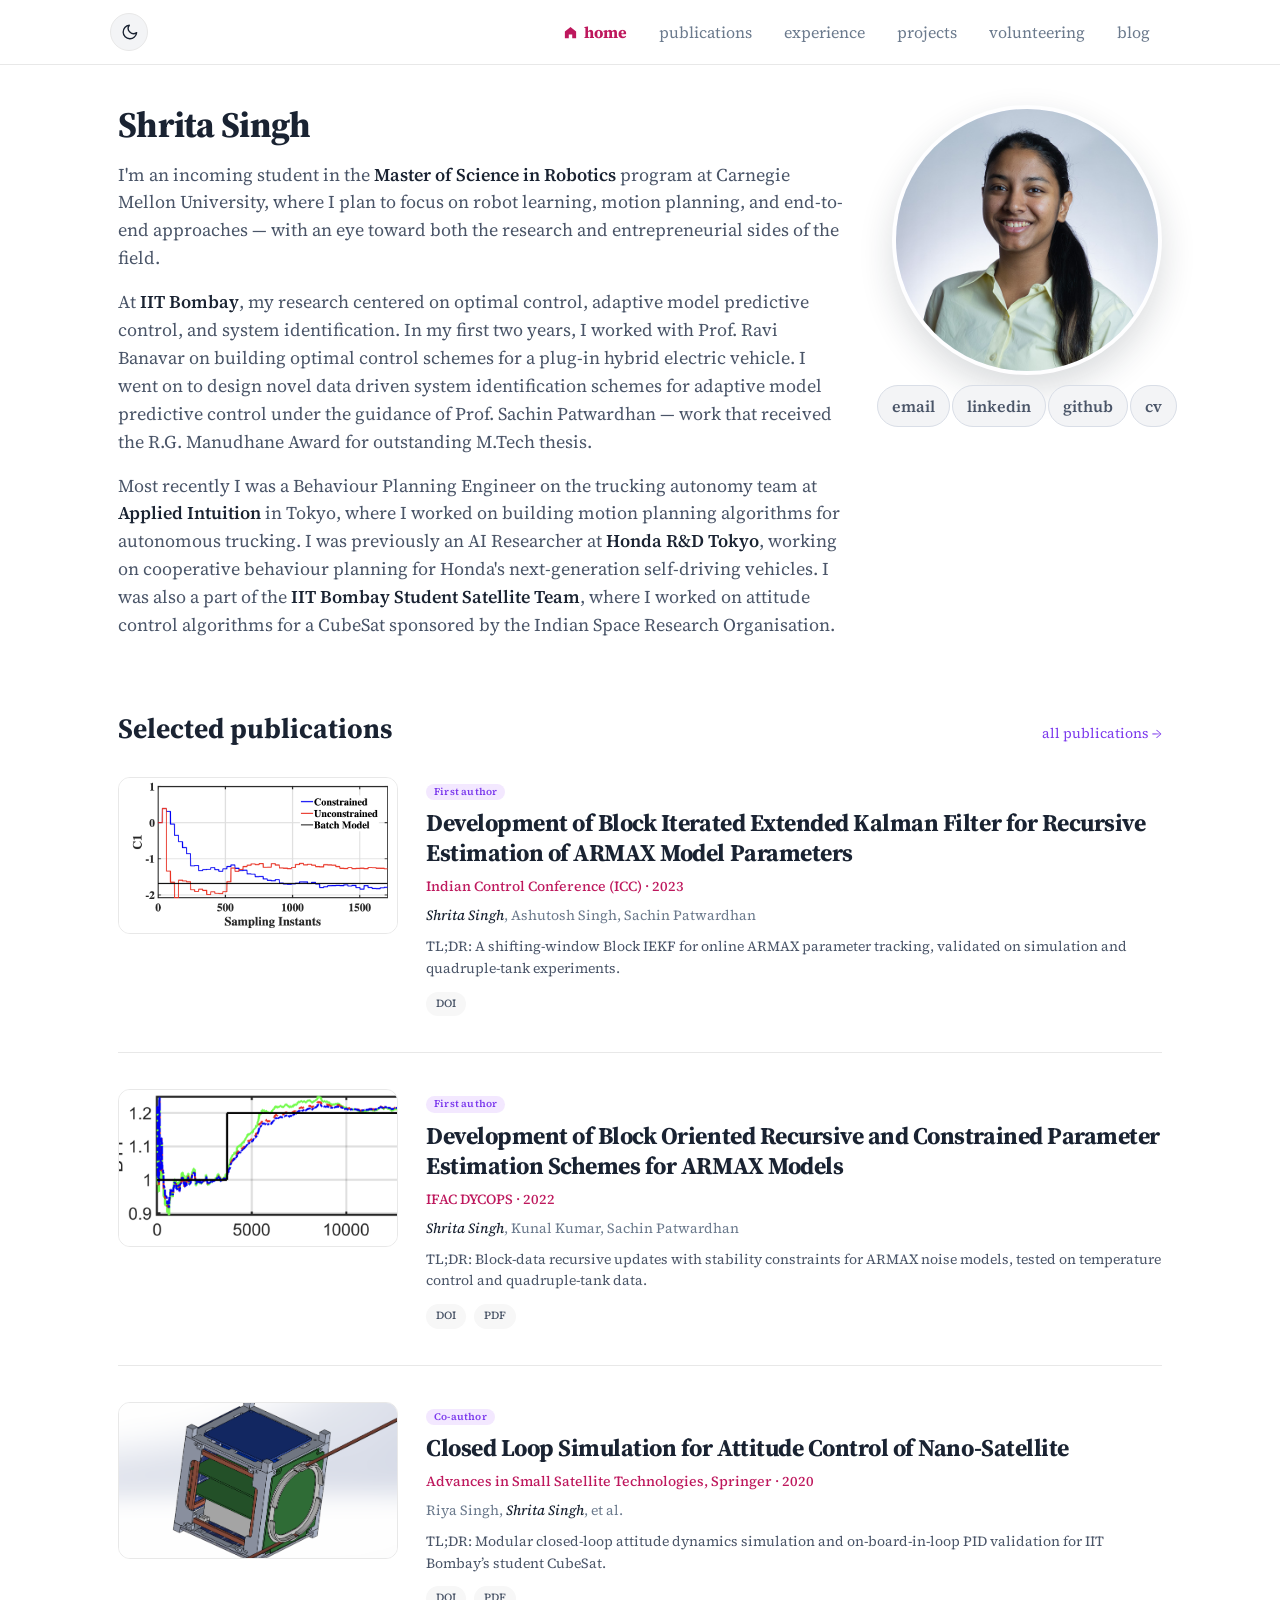
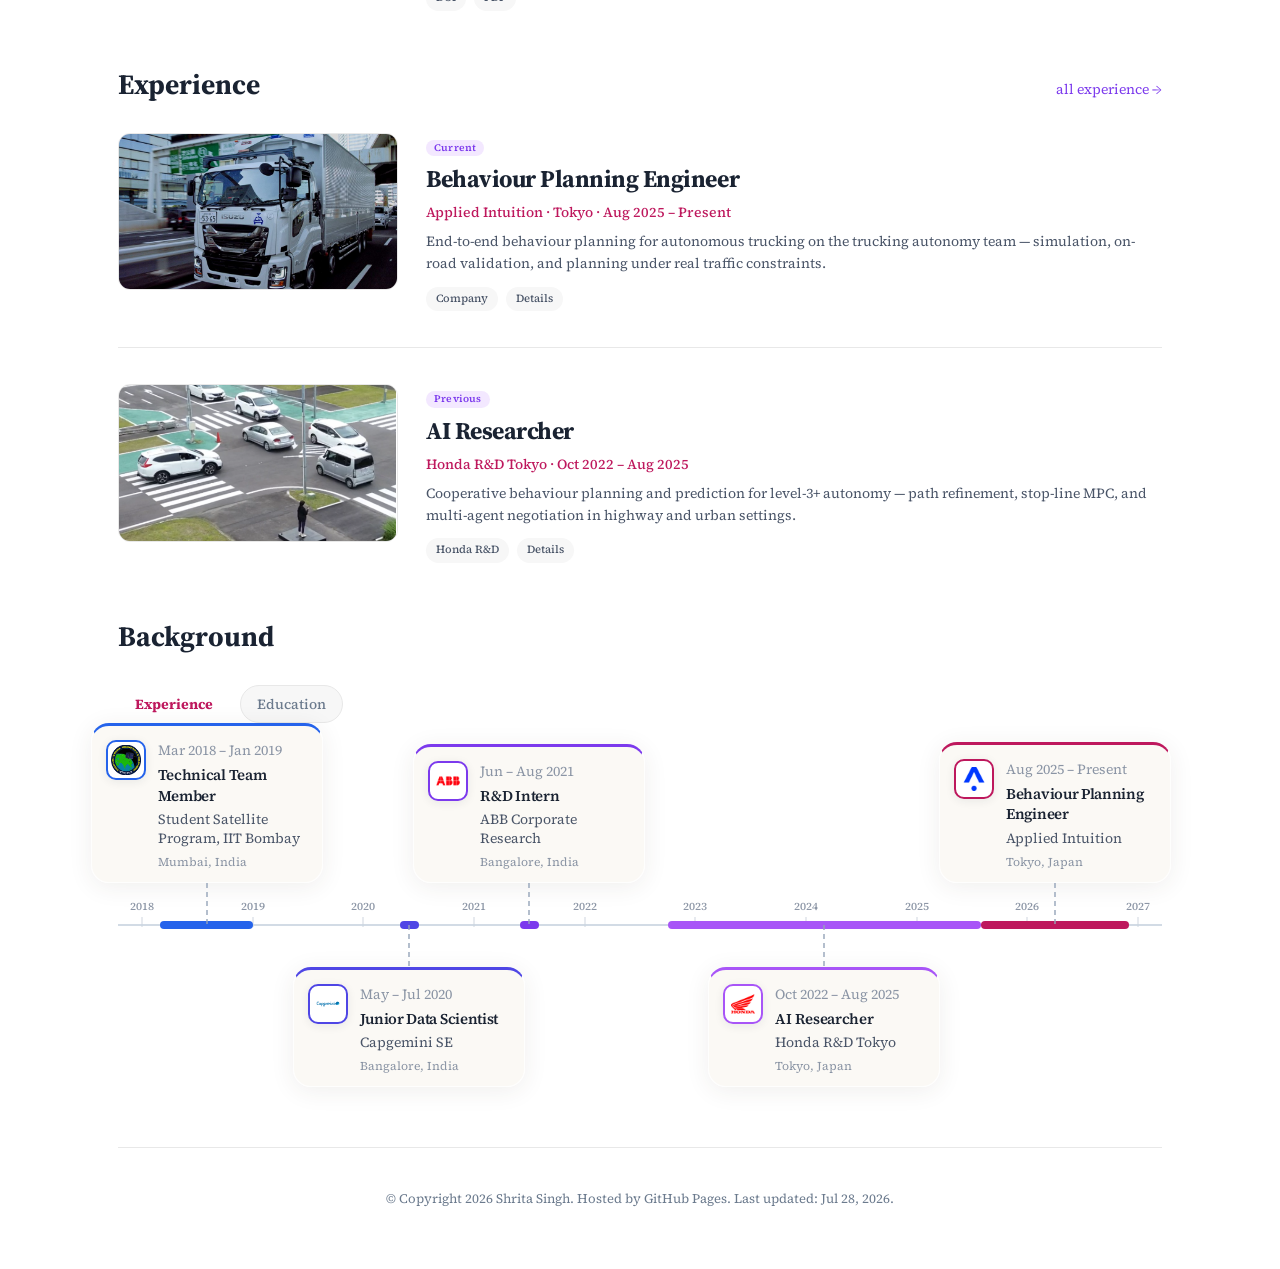
<file: index.html>
<!DOCTYPE html>
<html lang="en">
<head>
<meta charset="UTF-8">
<meta name="viewport" content="width=device-width, initial-scale=1.0">
<title>Shrita Singh</title>
<meta name="description" content="Shrita Singh — Robotics, motion planning, and robot learning. Incoming MS Robotics student at Carnegie Mellon University.">
<link rel="preconnect" href="https://fonts.googleapis.com">
<link rel="preconnect" href="https://fonts.gstatic.com" crossorigin>
<link href="https://fonts.googleapis.com/css2?family=Source+Serif+4:ital,opsz,wght@0,8..60,400;0,8..60,500;0,8..60,600;0,8..60,700;0,8..60,800;1,8..60,400&family=Noto+Serif:ital,wght@0,400;0,600;1,400&family=Roboto+Mono:wght@400;500&display=swap" rel="stylesheet">
<script>
(() => {
  const saved = localStorage.getItem('theme');
  const systemDark = window.matchMedia && window.matchMedia('(prefers-color-scheme: dark)').matches;
  const theme = saved || (systemDark ? 'dark' : 'light');
  document.documentElement.setAttribute('data-theme', theme);
})();
</script>
<link rel="stylesheet" href="assets/css/site.css?v=20260731">
</head>
<body class="page-home">

<header class="nav">
  <div class="nav-inner">
    <span class="nav-name nav-name-home" aria-hidden="true"></span>
    <button class="nav-toggle" id="navToggle" aria-label="Toggle menu" aria-expanded="false">
      <span></span><span></span><span></span>
    </button>
        <button class="theme-toggle" id="themeToggle" type="button" aria-label="Toggle dark mode" aria-pressed="false">
      <svg class="theme-icon" viewBox="0 0 24 24" fill="none" stroke="currentColor" stroke-width="1.8" stroke-linecap="round" stroke-linejoin="round" aria-hidden="true"></svg>
    </button>
    <ul class="nav-links" id="navLinks">
      <li><a class="active" href="index.html"><svg class="nav-home-icon" width="15" height="15" viewBox="0 0 24 24" aria-hidden="true"><path class="home-icon-fill" fill="currentColor" d="M12 3 3 10.5V21h6.25v-5.75h5.5V21H21V10.5L12 3Z"/><g class="home-icon-outline" fill="none" stroke="currentColor" stroke-width="2" stroke-linecap="round" stroke-linejoin="round"><path d="M3 10.5L12 3l9 7.5"/><path d="M5 9.5V21h14V9.5"/></g></svg> home</a></li>
      <li><a href="publications.html">publications</a></li>
      <li><a href="experience.html">experience</a></li>
      <li><a href="projects.html">projects</a></li>
      <li><a href="volunteering.html">volunteering</a></li>
      <li><a href="blog.html">blog</a></li>
    </ul>
  </div>
</header>

<div class="wrap">

  <section class="hero">
    <div class="hero-grid">
      <div>
        <h1 class="name">Shrita Singh</h1>
        <div class="bio">
          <p>
            I'm an incoming student in the <strong>Master of Science in Robotics</strong> program at
            Carnegie Mellon University, where I plan to focus on robot learning, motion planning, and
            end-to-end approaches — with an eye toward both the research and entrepreneurial sides of the field.
          </p>
          <p>
            At <strong>IIT Bombay</strong>, my research centered on optimal control, adaptive model
            predictive control, and system identification. In my first two years, I worked with Prof. Ravi Banavar 
            on building optimal control schemes for a plug-in hybrid electric vehicle. I went on to design novel data driven 
            system identification schemes for adaptive model predictive control under the guidance of Prof. Sachin Patwardhan
            — work that received the R.G. Manudhane Award for outstanding M.Tech thesis.
          </p>
          <p>
            Most recently I was a Behaviour Planning Engineer on the trucking autonomy team at
            <strong>Applied Intuition</strong> in Tokyo, where I worked on building motion planning 
            algorithms for autonomous trucking. I was previously an AI Researcher at
            <strong>Honda R&amp;D Tokyo</strong>, working on cooperative behaviour planning for
            Honda's next-generation self-driving vehicles. I was also a part of the <strong>IIT Bombay Student Satellite Team</strong>,
            where I worked on attitude control algorithms for a CubeSat sponsored by the Indian Space Research Organisation.
          </p>
        </div>
      </div>
      <aside class="profile-col">
        <img class="profile-photo" src="assets/img/profile.jpg" alt="Portrait of Shrita Singh">
        <div class="contact-row">
          <a href="mailto:shritasingh2000@gmail.com">email</a>
          <a href="https://www.linkedin.com/in/shrita-singh-0b3a4b161" target="_blank" rel="noopener">linkedin</a>
          <a href="https://github.com/Shritasingh" target="_blank" rel="noopener">github</a>
          <a href="assets/pdf/CV_shrita.pdf" target="_blank" rel="noopener">cv</a>
        </div>
      </aside>
    </div>
  </section>

  <section id="publications">
    <div class="section-head">
      <h2 class="section-title">Selected publications</h2>
      <a class="section-link" href="publications.html">all publications →</a>
    </div>
    <div class="pub-tiles">
      <article class="pub-tile">
        <img class="pub-thumb cover" src="assets/img/ethpdf/p12_img02.png" alt="ARMAX estimation result plot from interview PDF">
        <div>
          <span class="pub-badge">First author</span>
          <h3>Development of Block Iterated Extended Kalman Filter for Recursive Estimation of ARMAX Model Parameters</h3>
          <p class="pub-venue">Indian Control Conference (ICC) · 2023</p>
          <p class="pub-authors"><span class="me">Shrita Singh</span>, Ashutosh Singh, Sachin Patwardhan</p>
          <p class="pub-tldr">TL;DR: A shifting-window Block IEKF for online ARMAX parameter tracking, validated on simulation and quadruple-tank experiments.</p>
          <div class="pub-links">
            <a href="https://doi.org/10.1109/icc61519.2023.10442563" target="_blank" rel="noopener">DOI</a>
          </div>
        </div>
      </article>
      <article class="pub-tile">
        <img class="pub-thumb cover" src="assets/img/ethpdf/p12_img01.png" alt="ARMAX model update result plot from interview PDF">
        <div>
          <span class="pub-badge">First author</span>
          <h3>Development of Block Oriented Recursive and Constrained Parameter Estimation Schemes for ARMAX Models</h3>
          <p class="pub-venue">IFAC DYCOPS · 2022</p>
          <p class="pub-authors"><span class="me">Shrita Singh</span>, Kunal Kumar, Sachin Patwardhan</p>
          <p class="pub-tldr">TL;DR: Block-data recursive updates with stability constraints for ARMAX noise models, tested on temperature control and quadruple-tank data.</p>
          <div class="pub-links">
            <a href="https://doi.org/10.1016/j.ifacol.2022.07.414" target="_blank" rel="noopener">DOI</a>
            <a href="https://skoge.folk.ntnu.no/prost/proceedings/dycops-2022/files/0100.pdf" target="_blank" rel="noopener">PDF</a>
          </div>
        </div>
      </article>
      <article class="pub-tile">
        <img class="pub-thumb cover" src="assets/img/pubs/advitiy.png" alt="Satellite trajectory figure from interview PDF">
        <div>
          <span class="pub-badge">Co-author</span>
          <h3>Closed Loop Simulation for Attitude Control of Nano-Satellite</h3>
          <p class="pub-venue">Advances in Small Satellite Technologies, Springer · 2020</p>
          <p class="pub-authors">Riya Singh, <span class="me">Shrita Singh</span>, et al.</p>
          <p class="pub-tldr">TL;DR: Modular closed-loop attitude dynamics simulation and on-board-in-loop PID validation for IIT Bombay’s student CubeSat.</p>
          <div class="pub-links">
            <a href="https://doi.org/10.1007/978-981-15-1724-2_9" target="_blank" rel="noopener">DOI</a>
            <a href="https://link.springer.com/content/pdf/10.1007%2F978-981-15-1724-2_9.pdf" target="_blank" rel="noopener">PDF</a>
          </div>
        </div>
      </article>
    </div>
  </section>

  <section id="experience">
    <div class="section-head">
      <h2 class="section-title">Experience</h2>
      <a class="section-link" href="experience.html">all experience →</a>
    </div>
    <div class="pub-tiles">
      <article class="pub-tile">
        <img class="pub-thumb cover" src="assets/img/work/applied-trucking-tile.jpg" alt="Isuzu autonomous truck with Applied Intuition sensor suite on a Japanese highway">
        <div>
          <span class="pub-badge">Current</span>
          <h3>Behaviour Planning Engineer</h3>
          <p class="pub-venue">Applied Intuition · Tokyo · Aug 2025 – Present</p>
          <p class="pub-tldr">End-to-end behaviour planning for autonomous trucking on the trucking autonomy team — simulation, on-road validation, and planning under real traffic constraints.</p>
          <div class="pub-links">
            <a href="https://www.appliedintuition.com/" target="_blank" rel="noopener">Company</a>
            <a href="experience.html">Details</a>
          </div>
        </div>
      </article>
      <article class="pub-tile">
        <img class="pub-thumb cover" src="assets/img/ethpdf/p14_img01.png" alt="Autonomous vehicle scene from interview PDF">
        <div>
          <span class="pub-badge">Previous</span>
          <h3>AI Researcher</h3>
          <p class="pub-venue">Honda R&amp;D Tokyo · Oct 2022 – Aug 2025</p>
          <p class="pub-tldr">Cooperative behaviour planning and prediction for level-3+ autonomy — path refinement, stop-line MPC, and multi-agent negotiation in highway and urban settings.</p>
          <div class="pub-links">
            <a href="https://www.hondarandd.jp/" target="_blank" rel="noopener">Honda R&amp;D</a>
            <a href="experience.html">Details</a>
          </div>
        </div>
      </article>
    </div>
  </section>

  <section id="background">
    <div class="section-head">
      <h2 class="section-title">Background</h2>
    </div>

    <div class="bg-toggle" role="tablist" aria-label="Background">
      <button type="button" class="bg-tab active" role="tab" aria-selected="true" aria-controls="panel-work" id="tab-work" data-panel="work">Experience</button>
      <button type="button" class="bg-tab" role="tab" aria-selected="false" aria-controls="panel-education" id="tab-education" data-panel="education">Education</button>
    </div>

    <div class="bg-panel active" id="panel-work" role="tabpanel" aria-labelledby="tab-work">
      <div class="tl">
        <div class="tl-stage">
          <div class="tl-row-top"></div>
          <div class="tl-axis-row">
            <div class="tl-years"></div>
            <div class="tl-axis-line"></div>
            <div class="tl-bars"></div>
          </div>
          <svg class="tl-connectors" aria-hidden="true"></svg>
          <div class="tl-row-bottom"></div>
        </div>
        <div class="tl-data" hidden>
          <article class="tl-entry" data-start="2018-03" data-end="2019-01" data-color="#2563eb">
            <div class="tl-card"><div class="tl-card-head"><img class="tl-logo" src="assets/img/ethpdf/p03_img03.jpeg" alt="IIT Bombay Student Satellite Team"><div class="tl-copy"><p class="tl-date">Mar 2018 – Jan 2019</p><p class="tl-role">Technical Team Member</p><p class="tl-org">Student Satellite Program, IIT Bombay</p><p class="tl-loc">Mumbai, India</p></div></div></div>
          </article>
          <article class="tl-entry" data-start="2020-05" data-end="2020-07" data-color="#4f46e5">
            <div class="tl-card"><div class="tl-card-head"><img class="tl-logo" src="assets/img/org/capgemini-icon.png" alt="Capgemini"><div class="tl-copy"><p class="tl-date">May – Jul 2020</p><p class="tl-role">Junior Data Scientist</p><p class="tl-org">Capgemini SE</p><p class="tl-loc">Bangalore, India</p></div></div></div>
          </article>
          <article class="tl-entry" data-start="2021-06" data-end="2021-08" data-color="#7c3aed">
            <div class="tl-card"><div class="tl-card-head"><img class="tl-logo" src="assets/img/org/abb-icon.png" alt="ABB"><div class="tl-copy"><p class="tl-date">Jun – Aug 2021</p><p class="tl-role">R&amp;D Intern</p><p class="tl-org">ABB Corporate Research</p><p class="tl-loc">Bangalore, India</p></div></div></div>
          </article>
          <article class="tl-entry" data-start="2022-10" data-end="2025-08" data-color="#a855f7">
            <div class="tl-card"><div class="tl-card-head"><img class="tl-logo" src="assets/img/org/honda-icon.png" alt="Honda"><div class="tl-copy"><p class="tl-date">Oct 2022 – Aug 2025</p><p class="tl-role">AI Researcher</p><p class="tl-org">Honda R&amp;D Tokyo</p><p class="tl-loc">Tokyo, Japan</p></div></div></div>
          </article>
          <article class="tl-entry" data-start="2025-08" data-end="present" data-color="#be185d">
            <div class="tl-card"><div class="tl-card-head"><img class="tl-logo" src="assets/img/org/applied-icon.png" alt="Applied Intuition"><div class="tl-copy"><p class="tl-date">Aug 2025 – Present</p><p class="tl-role">Behaviour Planning Engineer</p><p class="tl-org">Applied Intuition</p><p class="tl-loc">Tokyo, Japan</p></div></div></div>
          </article>
        </div>
      </div>
      <div class="v-timeline v-bar-list">
        <div class="v-item" style="--bar-color:#2563eb">
          <img src="assets/img/ethpdf/p03_img03.jpeg" alt="">
          <div class="v-date">Mar 2018 – Jan 2019</div>
          <div>
            <p class="v-role">Technical Team Member</p>
            <p class="v-location">Mumbai, India · Student Satellite Program, IIT Bombay</p>
          </div>
        </div>
        <div class="v-item" style="--bar-color:#2563eb">
          <img src="assets/img/org/capgemini-icon.png" alt="">
          <div class="v-date">May – Jul 2020</div>
          <div>
            <p class="v-role">Junior Data Scientist</p>
            <p class="v-location">Bangalore, India · Capgemini SE</p>
          </div>
        </div>
        <div class="v-item" style="--bar-color:#7c3aed">
          <img src="assets/img/org/abb-icon.png" alt="">
          <div class="v-date">Jun – Aug 2021</div>
          <div>
            <p class="v-role">R&amp;D Intern</p>
            <p class="v-location">Bangalore, India · ABB Corporate Research</p>
          </div>
        </div>
        <div class="v-item" style="--bar-color:#a855f7">
          <img src="assets/img/org/honda-icon.png" alt="">
          <div class="v-date">Oct 2022 – Aug 2025</div>
          <div>
            <p class="v-role">AI Researcher</p>
            <p class="v-location">Tokyo, Japan · Honda R&amp;D Tokyo</p>
          </div>
        </div>
        <div class="v-item" style="--bar-color:#ec4899">
          <img src="assets/img/org/applied-icon.png" alt="">
          <div class="v-date">Aug 2025 – Present</div>
          <div>
            <p class="v-role">Behaviour Planning Engineer</p>
            <p class="v-location">Tokyo, Japan · Applied Intuition</p>
          </div>
        </div>
      </div>
    </div>

    <div class="bg-panel" id="panel-education" role="tabpanel" aria-labelledby="tab-education" hidden>
      <div class="tl">
        <div class="tl-stage">
          <div class="tl-row-top"></div>
          <div class="tl-axis-row">
            <div class="tl-years"></div>
            <div class="tl-axis-line"></div>
            <div class="tl-bars"></div>
          </div>
          <svg class="tl-connectors" aria-hidden="true"></svg>
          <div class="tl-row-bottom"></div>
        </div>
        <div class="tl-data" hidden>
          <article class="tl-entry" data-start="2017-07" data-end="2021-05" data-color="#2563eb">
            <div class="tl-card"><div class="tl-card-head"><img class="tl-logo" src="assets/img/org/iitb-icon.png" alt="IIT Bombay"><div class="tl-copy"><p class="tl-date">2017 – 2021</p><p class="tl-role">B.Tech + Control Diploma</p><p class="tl-org">IIT Bombay</p><p class="tl-loc">Mumbai, India</p></div></div></div>
          </article>
          <article class="tl-entry" data-start="2021-07" data-end="2022-05" data-color="#7c3aed">
            <div class="tl-card"><div class="tl-card-head"><img class="tl-logo" src="assets/img/org/iitb-icon.png" alt="IIT Bombay"><div class="tl-copy"><p class="tl-date">2021 – 2022</p><p class="tl-role">M.Tech · Process Systems</p><p class="tl-org">IIT Bombay</p><p class="tl-loc">Mumbai, India</p></div></div></div>
          </article>
          <article class="tl-entry" data-start="2026-08" data-end="present" data-color="#be185d">
            <div class="tl-card"><div class="tl-card-head"><img class="tl-logo" src="assets/img/org/cmu-icon.png" alt="CMU"><div class="tl-copy"><p class="tl-date">Incoming</p><p class="tl-role">MS Robotics</p><p class="tl-org">Carnegie Mellon University</p><p class="tl-loc">Pittsburgh, USA</p></div></div></div>
          </article>
        </div>
      </div>
      <div class="v-timeline v-bar-list">
        <div class="v-item" style="--bar-color:#2563eb">
          <img src="assets/img/org/iitb-icon.png" alt="">
          <div class="v-date">2017 – 2021</div>
          <div>
            <p class="v-role">B.Tech — Energy Science &amp; Systems Eng. + Systems &amp; Control Diploma</p>
            <p class="v-location">Mumbai, India · IIT Bombay</p>
          </div>
        </div>
        <div class="v-item" style="--bar-color:#7c3aed">
          <img src="assets/img/org/iitb-icon.png" alt="">
          <div class="v-date">2021 – 2022</div>
          <div>
            <p class="v-role">M.Tech — Process Systems Engineering</p>
            <p class="v-location">Mumbai, India · IIT Bombay</p>
          </div>
        </div>
        <div class="v-item" style="--bar-color:#ec4899">
          <img src="assets/img/org/cmu-icon.png" alt="">
          <div class="v-date">Incoming</div>
          <div>
            <p class="v-role">MS Robotics</p>
            <p class="v-location">Pittsburgh, USA · Carnegie Mellon University</p>
          </div>
        </div>
      </div>
    </div>
  </section>

  <footer>
    <p>
      &copy; Copyright 2026 Shrita Singh. Hosted by GitHub Pages. Last updated: Jul 28, 2026.
    </p>
  </footer>
</div>

<script src="assets/js/nav.js?v=20260731"></script>
<script src="assets/js/background.js"></script>
<script src="assets/js/timeline.js"></script>
</body>
</html>
</file>
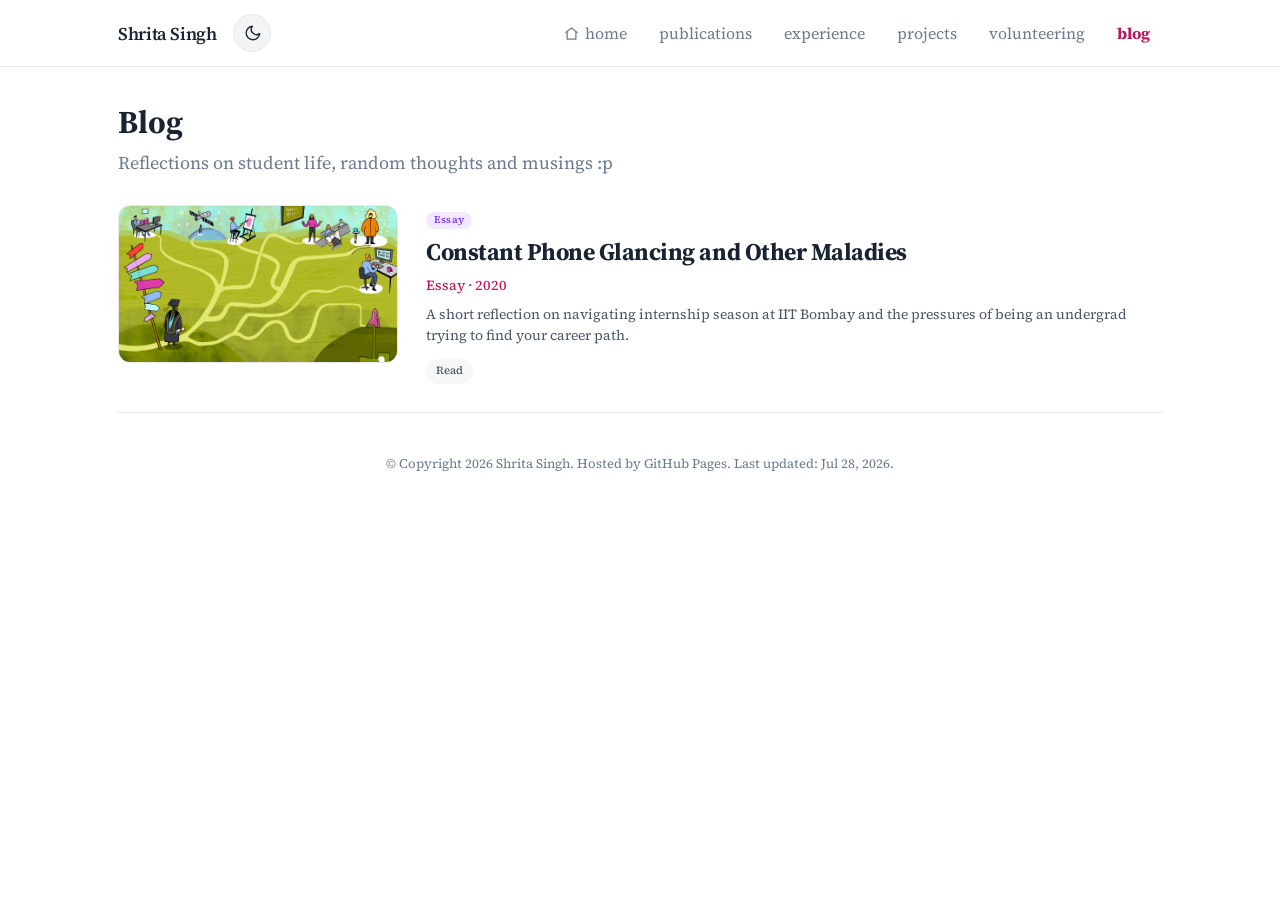
<file: blog.html>
<!DOCTYPE html>
<html lang="en">
<head>
<meta charset="UTF-8">
<meta name="viewport" content="width=device-width, initial-scale=1.0">
<title>Blog · Shrita Singh</title>
<meta name="description" content="Blog by Shrita Singh.">
<link rel="preconnect" href="https://fonts.googleapis.com">
<link rel="preconnect" href="https://fonts.gstatic.com" crossorigin>
<link href="https://fonts.googleapis.com/css2?family=Source+Serif+4:ital,opsz,wght@0,8..60,400;0,8..60,500;0,8..60,600;0,8..60,700;0,8..60,800;1,8..60,400&family=Noto+Serif:ital,wght@0,400;0,600;1,400&family=Roboto+Mono:wght@400;500&display=swap" rel="stylesheet">
<script>
(() => {
  const saved = localStorage.getItem('theme');
  const systemDark = window.matchMedia && window.matchMedia('(prefers-color-scheme: dark)').matches;
  const theme = saved || (systemDark ? 'dark' : 'light');
  document.documentElement.setAttribute('data-theme', theme);
})();
</script>
<link rel="stylesheet" href="assets/css/site.css?v=20260731">
</head>
<body>

<header class="nav">
  <div class="nav-inner">
    <a class="nav-name" href="index.html">Shrita Singh</a>
    <button class="nav-toggle" id="navToggle" aria-label="Toggle menu" aria-expanded="false">
      <span></span><span></span><span></span>
    </button>
        <button class="theme-toggle" id="themeToggle" type="button" aria-label="Toggle dark mode" aria-pressed="false">
      <svg class="theme-icon" viewBox="0 0 24 24" fill="none" stroke="currentColor" stroke-width="1.8" stroke-linecap="round" stroke-linejoin="round" aria-hidden="true"></svg>
    </button>
    <ul class="nav-links" id="navLinks">
      <li><a href="index.html"><svg class="nav-home-icon" width="15" height="15" viewBox="0 0 24 24" aria-hidden="true"><path class="home-icon-fill" fill="currentColor" d="M12 3 3 10.5V21h6.25v-5.75h5.5V21H21V10.5L12 3Z"/><g class="home-icon-outline" fill="none" stroke="currentColor" stroke-width="2" stroke-linecap="round" stroke-linejoin="round"><path d="M3 10.5L12 3l9 7.5"/><path d="M5 9.5V21h14V9.5"/></g></svg> home</a></li>
      <li><a href="publications.html">publications</a></li>
      <li><a href="experience.html">experience</a></li>
      <li><a href="projects.html">projects</a></li>
      <li><a href="volunteering.html">volunteering</a></li>
      <li><a class="active" href="blog.html">blog</a></li>
    </ul>
  </div>
</header>

<div class="wrap">
  <h1 class="page-title">Blog</h1>
  <p class="page-lead">Reflections on student life, random thoughts and musings :p</p>

  <div class="pub-tiles">
    <article class="pub-tile">
      <img class="pub-thumb cover" src="assets/img/blog/constant-phone-glancing.jpg" alt="Image from Constant Phone Glancing and Other Maladies">
      <div>
        <span class="pub-badge">Essay</span>
        <h3>Constant Phone Glancing and Other Maladies</h3>
        <p class="pub-venue">Essay · 2020</p>
        <p class="pub-tldr">A short reflection on navigating internship season at IIT Bombay and the pressures of being an undergrad trying to find your career path.</p>
        <div class="pub-links">
          <a href="https://dampdeseiitb.wordpress.com/2020/08/09/constant-phone-glancing-and-other-maladies-shrita-singh/" target="_blank" rel="noopener">Read</a>
        </div>
      </div>
    </article>
  </div>

  <footer>
    <p>
      &copy; Copyright 2026 Shrita Singh. Hosted by GitHub Pages. Last updated: Jul 28, 2026.
    </p>
  </footer>
</div>

<script src="assets/js/nav.js?v=20260731"></script>
</body>
</html>
</file>
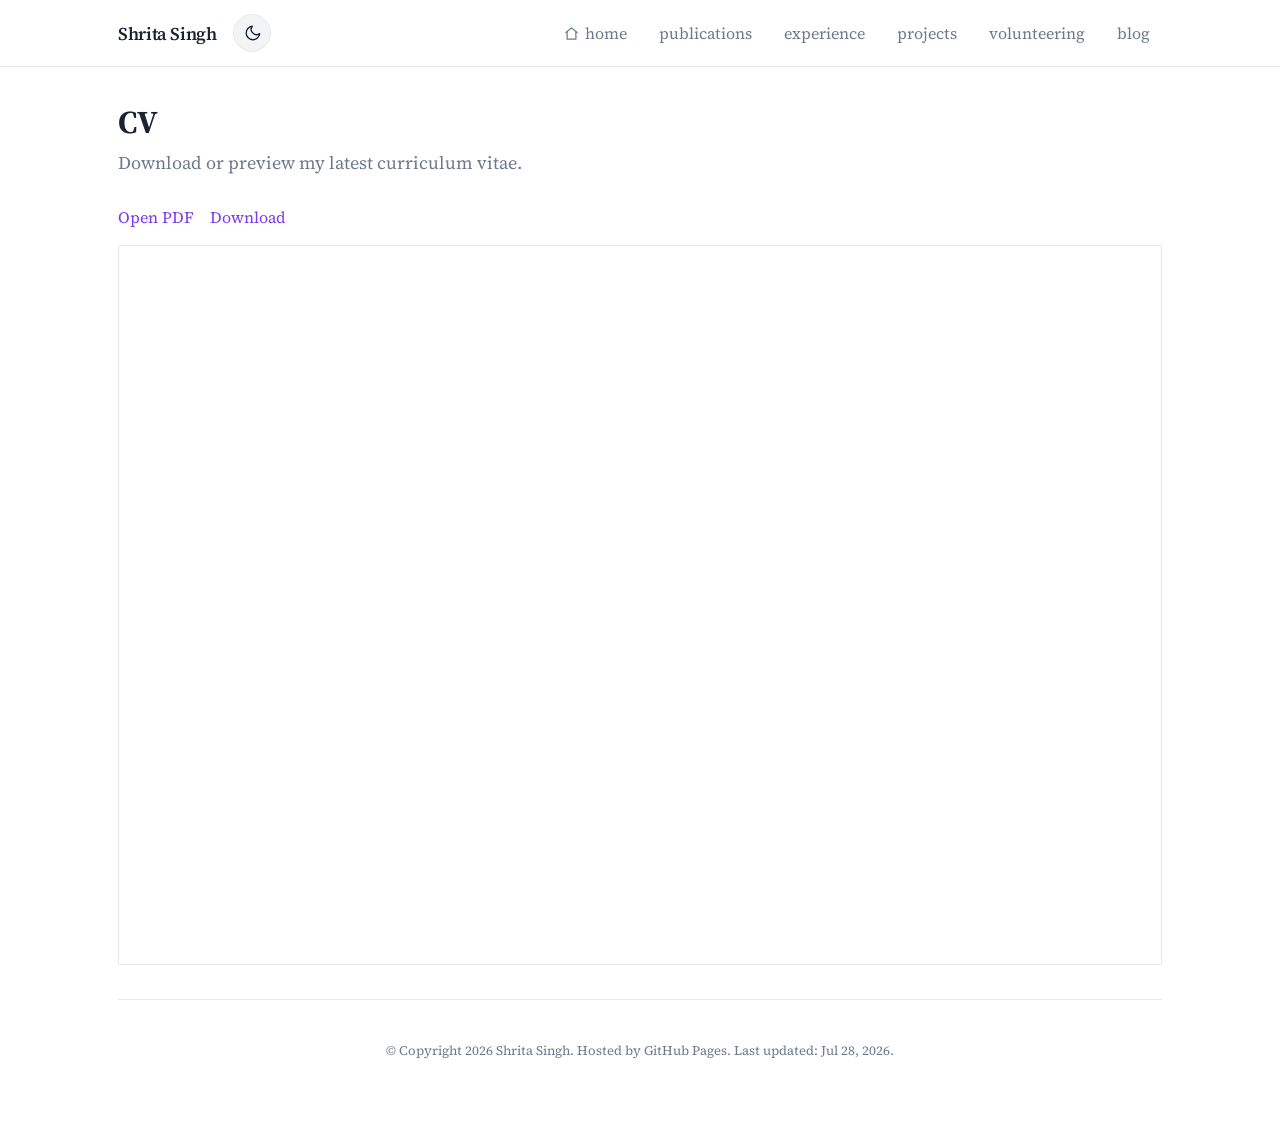
<file: cv.html>
<!DOCTYPE html>
<html lang="en">
<head>
<meta charset="UTF-8">
<meta name="viewport" content="width=device-width, initial-scale=1.0">
<title>CV · Shrita Singh</title>
<meta name="description" content="Curriculum vitae of Shrita Singh.">
<link rel="preconnect" href="https://fonts.googleapis.com">
<link rel="preconnect" href="https://fonts.gstatic.com" crossorigin>
<link href="https://fonts.googleapis.com/css2?family=Source+Serif+4:ital,opsz,wght@0,8..60,400;0,8..60,500;0,8..60,600;0,8..60,700;0,8..60,800;1,8..60,400&family=Noto+Serif:ital,wght@0,400;0,600;1,400&family=Roboto+Mono:wght@400;500&display=swap" rel="stylesheet">
<script>
(() => {
  const saved = localStorage.getItem('theme');
  const systemDark = window.matchMedia && window.matchMedia('(prefers-color-scheme: dark)').matches;
  const theme = saved || (systemDark ? 'dark' : 'light');
  document.documentElement.setAttribute('data-theme', theme);
})();
</script>
<link rel="stylesheet" href="assets/css/site.css?v=20260731">
</head>
<body>

<header class="nav">
  <div class="nav-inner">
    <a class="nav-name" href="index.html">Shrita Singh</a>
    <button class="nav-toggle" id="navToggle" aria-label="Toggle menu" aria-expanded="false">
      <span></span><span></span><span></span>
    </button>
        <button class="theme-toggle" id="themeToggle" type="button" aria-label="Toggle dark mode" aria-pressed="false">
      <svg class="theme-icon" viewBox="0 0 24 24" fill="none" stroke="currentColor" stroke-width="1.8" stroke-linecap="round" stroke-linejoin="round" aria-hidden="true"></svg>
    </button>
    <ul class="nav-links" id="navLinks">
      <li><a href="index.html"><svg class="nav-home-icon" width="15" height="15" viewBox="0 0 24 24" aria-hidden="true"><path class="home-icon-fill" fill="currentColor" d="M12 3 3 10.5V21h6.25v-5.75h5.5V21H21V10.5L12 3Z"/><g class="home-icon-outline" fill="none" stroke="currentColor" stroke-width="2" stroke-linecap="round" stroke-linejoin="round"><path d="M3 10.5L12 3l9 7.5"/><path d="M5 9.5V21h14V9.5"/></g></svg> home</a></li>
      <li><a href="publications.html">publications</a></li>
      <li><a href="experience.html">experience</a></li>
      <li><a href="projects.html">projects</a></li>
      <li><a href="volunteering.html">volunteering</a></li>
      <li><a href="blog.html">blog</a></li>
    </ul>
  </div>
</header>

<div class="wrap">
  <h1 class="page-title">CV</h1>
  <p class="page-lead">Download or preview my latest curriculum vitae.</p>

  <div class="cv-actions">
    <a href="assets/pdf/CV_shrita.pdf" target="_blank" rel="noopener">Open PDF</a>
    <a href="assets/pdf/CV_shrita.pdf" download>Download</a>
  </div>

  <iframe class="cv-frame" src="assets/pdf/CV_shrita.pdf" title="Shrita Singh CV"></iframe>

  <footer>
    <p>
      &copy; Copyright 2026 Shrita Singh. Hosted by GitHub Pages. Last updated: Jul 28, 2026.
    </p>
  </footer>
</div>

<script src="assets/js/nav.js?v=20260731"></script>
</body>
</html>
</file>
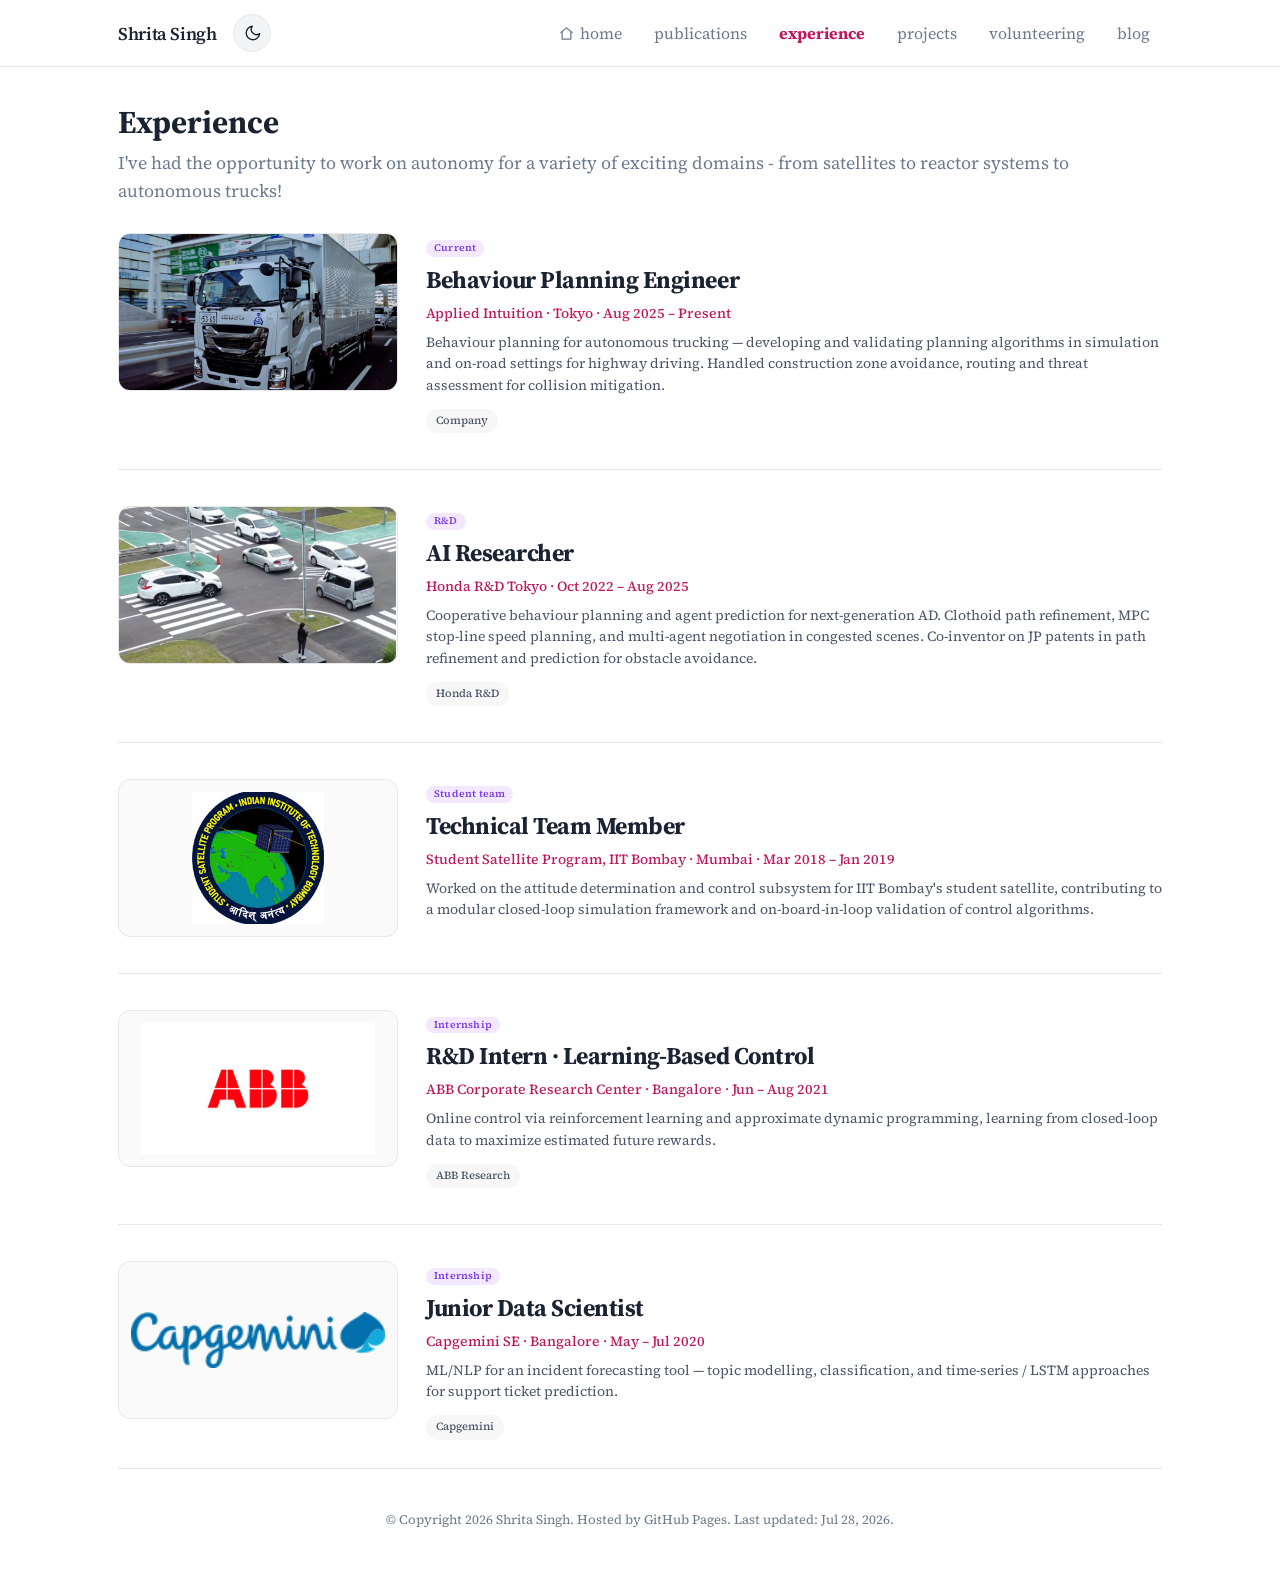
<file: experience.html>
<!DOCTYPE html>
<html lang="en">
<head>
<meta charset="UTF-8">
<meta name="viewport" content="width=device-width, initial-scale=1.0">
<title>Experience · Shrita Singh</title>
<meta name="description" content="Work experience — Applied Intuition, Honda R&D, ABB, Capgemini.">
<link rel="preconnect" href="https://fonts.googleapis.com">
<link rel="preconnect" href="https://fonts.gstatic.com" crossorigin>
<link href="https://fonts.googleapis.com/css2?family=Source+Serif+4:ital,opsz,wght@0,8..60,400;0,8..60,500;0,8..60,600;0,8..60,700;0,8..60,800;1,8..60,400&family=Noto+Serif:ital,wght@0,400;0,600;1,400&family=Roboto+Mono:wght@400;500&display=swap" rel="stylesheet">
<script>
(() => {
  const saved = localStorage.getItem('theme');
  const systemDark = window.matchMedia && window.matchMedia('(prefers-color-scheme: dark)').matches;
  const theme = saved || (systemDark ? 'dark' : 'light');
  document.documentElement.setAttribute('data-theme', theme);
})();
</script>
<link rel="stylesheet" href="assets/css/site.css?v=20260731">
</head>
<body>

<header class="nav">
  <div class="nav-inner">
    <a class="nav-name" href="index.html">Shrita Singh</a>
    <button class="nav-toggle" id="navToggle" aria-label="Toggle menu" aria-expanded="false">
      <span></span><span></span><span></span>
    </button>
        <button class="theme-toggle" id="themeToggle" type="button" aria-label="Toggle dark mode" aria-pressed="false">
      <svg class="theme-icon" viewBox="0 0 24 24" fill="none" stroke="currentColor" stroke-width="1.8" stroke-linecap="round" stroke-linejoin="round" aria-hidden="true"></svg>
    </button>
    <ul class="nav-links" id="navLinks">
      <li><a href="index.html"><svg class="nav-home-icon" width="15" height="15" viewBox="0 0 24 24" aria-hidden="true"><path class="home-icon-fill" fill="currentColor" d="M12 3 3 10.5V21h6.25v-5.75h5.5V21H21V10.5L12 3Z"/><g class="home-icon-outline" fill="none" stroke="currentColor" stroke-width="2" stroke-linecap="round" stroke-linejoin="round"><path d="M3 10.5L12 3l9 7.5"/><path d="M5 9.5V21h14V9.5"/></g></svg> home</a></li>
      <li><a href="publications.html">publications</a></li>
      <li><a class="active" href="experience.html">experience</a></li>
      <li><a href="projects.html">projects</a></li>
      <li><a href="volunteering.html">volunteering</a></li>
      <li><a href="blog.html">blog</a></li>
    </ul>
  </div>
</header>

<div class="wrap">
  <h1 class="page-title">Experience</h1>
  <p class="page-lead">I've had the opportunity to work on autonomy for a variety of exciting domains - from satellites to reactor systems to autonomous trucks!</p>

  <div class="pub-tiles">
    <article class="pub-tile">
      <img class="pub-thumb cover" src="assets/img/work/applied-trucking-tile.jpg" alt="Isuzu autonomous truck with Applied Intuition sensor suite on a Japanese highway">
      <div>
        <span class="pub-badge">Current</span>
        <h3>Behaviour Planning Engineer</h3>
        <p class="pub-venue">Applied Intuition · Tokyo · Aug 2025 – Present</p>
        <p class="pub-tldr">Behaviour planning for autonomous trucking — developing and validating planning algorithms in simulation and on-road settings for highway driving. Handled construction zone avoidance, routing and threat assessment for collision mitigation. </p>
        <div class="pub-links">
          <a href="https://www.appliedintuition.com/" target="_blank" rel="noopener">Company</a>
        </div>
      </div>
    </article>

    <article class="pub-tile">
      <img class="pub-thumb cover" src="assets/img/ethpdf/p14_img01.png" alt="Autonomous vehicle scene from interview PDF">
      <div>
        <span class="pub-badge">R&amp;D</span>
        <h3>AI Researcher</h3>
        <p class="pub-venue">Honda R&amp;D Tokyo · Oct 2022 – Aug 2025</p>
        <p class="pub-tldr">Cooperative behaviour planning and agent prediction for next-generation AD. Clothoid path refinement, MPC stop-line speed planning, and multi-agent negotiation in congested scenes. Co-inventor on JP patents in path refinement and prediction for obstacle avoidance.</p>
        <div class="pub-links">
          <a href="https://www.hondarandd.jp/" target="_blank" rel="noopener">Honda R&amp;D</a>
        </div>
      </div>
    </article>

    <article class="pub-tile">
      <img class="pub-thumb" src="assets/img/ethpdf/p03_img03.jpeg" alt="IIT Bombay Student Satellite Program logo">
      <div>
        <span class="pub-badge">Student team</span>
        <h3>Technical Team Member</h3>
        <p class="pub-venue">Student Satellite Program, IIT Bombay · Mumbai · Mar 2018 – Jan 2019</p>
        <p class="pub-tldr">Worked on the attitude determination and control subsystem for IIT Bombay's student satellite, contributing to a modular closed-loop simulation framework and on-board-in-loop validation of control algorithms.</p>
      </div>
    </article>

    <article class="pub-tile">
      <img class="pub-thumb" src="assets/img/work/abb-tile.jpg" alt="ABB logo">
      <div>
        <span class="pub-badge">Internship</span>
        <h3>R&amp;D Intern · Learning-Based Control</h3>
        <p class="pub-venue">ABB Corporate Research Center · Bangalore · Jun – Aug 2021</p>
        <p class="pub-tldr">Online control via reinforcement learning and approximate dynamic programming, learning from closed-loop data to maximize estimated future rewards.</p>
        <div class="pub-links">
          <a href="https://global.abb/group/en/technology/corporate-research-centers" target="_blank" rel="noopener">ABB Research</a>
        </div>
      </div>
    </article>

    <article class="pub-tile">
      <img class="pub-thumb" src="assets/img/work/capgemini-logo.png" alt="Capgemini logo">
      <div>
        <span class="pub-badge">Internship</span>
        <h3>Junior Data Scientist</h3>
        <p class="pub-venue">Capgemini SE · Bangalore · May – Jul 2020</p>
        <p class="pub-tldr">ML/NLP for an incident forecasting tool — topic modelling, classification, and time-series / LSTM approaches for support ticket prediction.</p>
        <div class="pub-links">
          <a href="https://www.capgemini.com/" target="_blank" rel="noopener">Capgemini</a>
        </div>
      </div>
    </article>
  </div>

  <footer>
    <p>
      &copy; Copyright 2026 Shrita Singh. Hosted by GitHub Pages. Last updated: Jul 28, 2026.
    </p>
  </footer>
</div>

<script src="assets/js/nav.js?v=20260731"></script>
</body>
</html>
</file>
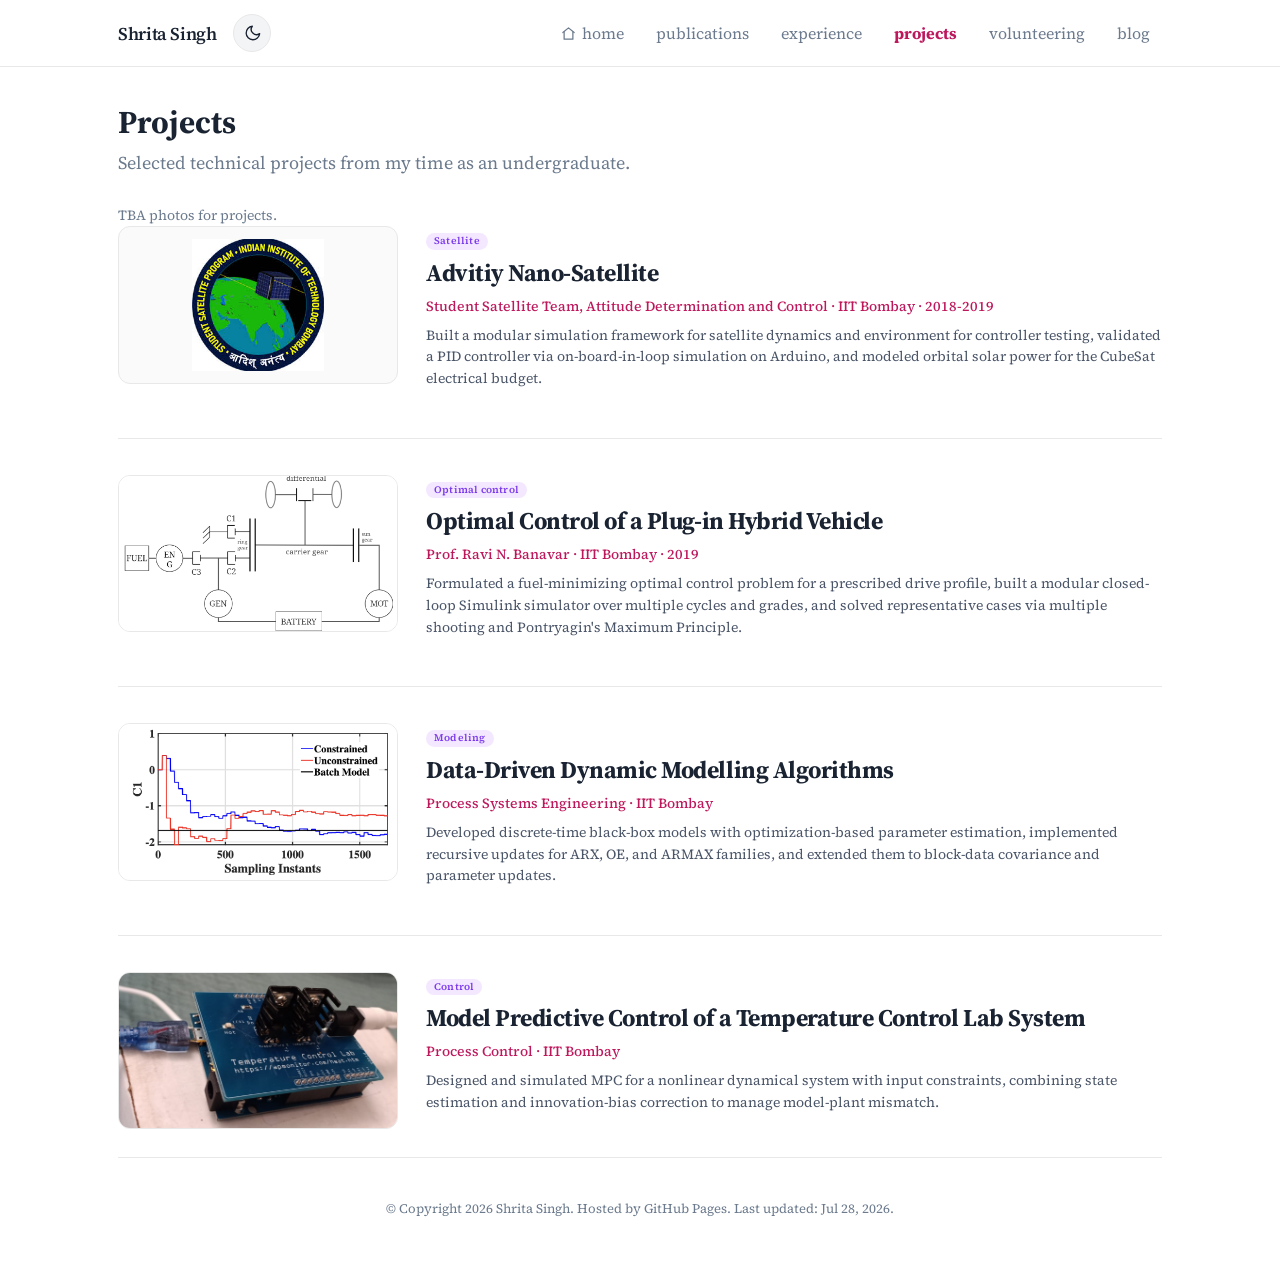
<file: projects.html>
<!DOCTYPE html>
<html lang="en">
<head>
<meta charset="UTF-8">
<meta name="viewport" content="width=device-width, initial-scale=1.0">
<title>Projects · Shrita Singh</title>
<meta name="description" content="Selected projects by Shrita Singh.">
<link rel="preconnect" href="https://fonts.googleapis.com">
<link rel="preconnect" href="https://fonts.gstatic.com" crossorigin>
<link href="https://fonts.googleapis.com/css2?family=Source+Serif+4:ital,opsz,wght@0,8..60,400;0,8..60,500;0,8..60,600;0,8..60,700;0,8..60,800;1,8..60,400&family=Noto+Serif:ital,wght@0,400;0,600;1,400&family=Roboto+Mono:wght@400;500&display=swap" rel="stylesheet">
<script>
(() => {
  const saved = localStorage.getItem('theme');
  const systemDark = window.matchMedia && window.matchMedia('(prefers-color-scheme: dark)').matches;
  const theme = saved || (systemDark ? 'dark' : 'light');
  document.documentElement.setAttribute('data-theme', theme);
})();
</script>
<link rel="stylesheet" href="assets/css/site.css?v=20260731">
</head>
<body>

<header class="nav">
  <div class="nav-inner">
    <a class="nav-name" href="index.html">Shrita Singh</a>
    <button class="nav-toggle" id="navToggle" aria-label="Toggle menu" aria-expanded="false">
      <span></span><span></span><span></span>
    </button>
        <button class="theme-toggle" id="themeToggle" type="button" aria-label="Toggle dark mode" aria-pressed="false">
      <svg class="theme-icon" viewBox="0 0 24 24" fill="none" stroke="currentColor" stroke-width="1.8" stroke-linecap="round" stroke-linejoin="round" aria-hidden="true"></svg>
    </button>
    <ul class="nav-links" id="navLinks">
      <li><a href="index.html"><svg class="nav-home-icon" width="15" height="15" viewBox="0 0 24 24" aria-hidden="true"><path class="home-icon-fill" fill="currentColor" d="M12 3 3 10.5V21h6.25v-5.75h5.5V21H21V10.5L12 3Z"/><g class="home-icon-outline" fill="none" stroke="currentColor" stroke-width="2" stroke-linecap="round" stroke-linejoin="round"><path d="M3 10.5L12 3l9 7.5"/><path d="M5 9.5V21h14V9.5"/></g></svg> home</a></li>
      <li><a href="publications.html">publications</a></li>
      <li><a href="experience.html">experience</a></li>
      <li><a class="active" href="projects.html">projects</a></li>
      <li><a href="volunteering.html">volunteering</a></li>
      <li><a href="blog.html">blog</a></li>
    </ul>
  </div>
</header>

<div class="wrap">
  <h1 class="page-title">Projects</h1>
  <p class="page-lead">Selected technical projects from my time as an undergraduate.</p>
  <p class="note-inline">TBA photos for projects.</p>

  <div class="pub-tiles">
    <article class="pub-tile">
      <img class="pub-thumb" src="assets/img/ethpdf/p03_img03.jpeg" alt="Advitiy satellite program logo">
      <div>
        <span class="pub-badge">Satellite</span>
        <h3>Advitiy Nano-Satellite</h3>
        <p class="pub-venue">Student Satellite Team, Attitude Determination and Control · IIT Bombay · 2018-2019</p>
        <p class="pub-tldr">Built a modular simulation framework for satellite dynamics and environment for controller testing, validated a PID controller via on-board-in-loop simulation on Arduino, and modeled orbital solar power for the CubeSat electrical budget.</p>
      </div>
    </article>

    <article class="pub-tile">
      <img class="pub-thumb cover" src="assets/img/ethpdf/p04_img02.png" alt="Hybrid vehicle powertrain schematic">
      <div>
        <span class="pub-badge">Optimal control</span>
        <h3>Optimal Control of a Plug-in Hybrid Vehicle</h3>
        <p class="pub-venue">Prof. Ravi N. Banavar · IIT Bombay · 2019</p>
        <p class="pub-tldr">Formulated a fuel-minimizing optimal control problem for a prescribed drive profile, built a modular closed-loop Simulink simulator over multiple cycles and grades, and solved representative cases via multiple shooting and Pontryagin's Maximum Principle.</p>
      </div>
    </article>

    <article class="pub-tile">
      <img class="pub-thumb cover" src="assets/img/ethpdf/p12_img02.png" alt="System identification result plot">
      <div>
        <span class="pub-badge">Modeling</span>
        <h3>Data-Driven Dynamic Modelling Algorithms</h3>
        <p class="pub-venue">Process Systems Engineering · IIT Bombay</p>
        <p class="pub-tldr">Developed discrete-time black-box models with optimization-based parameter estimation, implemented recursive updates for ARX, OE, and ARMAX families, and extended them to block-data covariance and parameter updates.</p>
      </div>
    </article>

    <article class="pub-tile">
      <img class="pub-thumb cover" src="assets/img/ethpdf/p03_img04.jpeg" alt="Temperature control lab kit">
      <div>
        <span class="pub-badge">Control</span>
        <h3>Model Predictive Control of a Temperature Control Lab System</h3>
        <p class="pub-venue">Process Control · IIT Bombay</p>
        <p class="pub-tldr">Designed and simulated MPC for a nonlinear dynamical system with input constraints, combining state estimation and innovation-bias correction to manage model-plant mismatch.</p>
      </div>
    </article>
  </div>

  <footer>
    <p>
      &copy; Copyright 2026 Shrita Singh. Hosted by GitHub Pages. Last updated: Jul 28, 2026.
    </p>
  </footer>
</div>

<script src="assets/js/nav.js?v=20260731"></script>
</body>
</html>
</file>
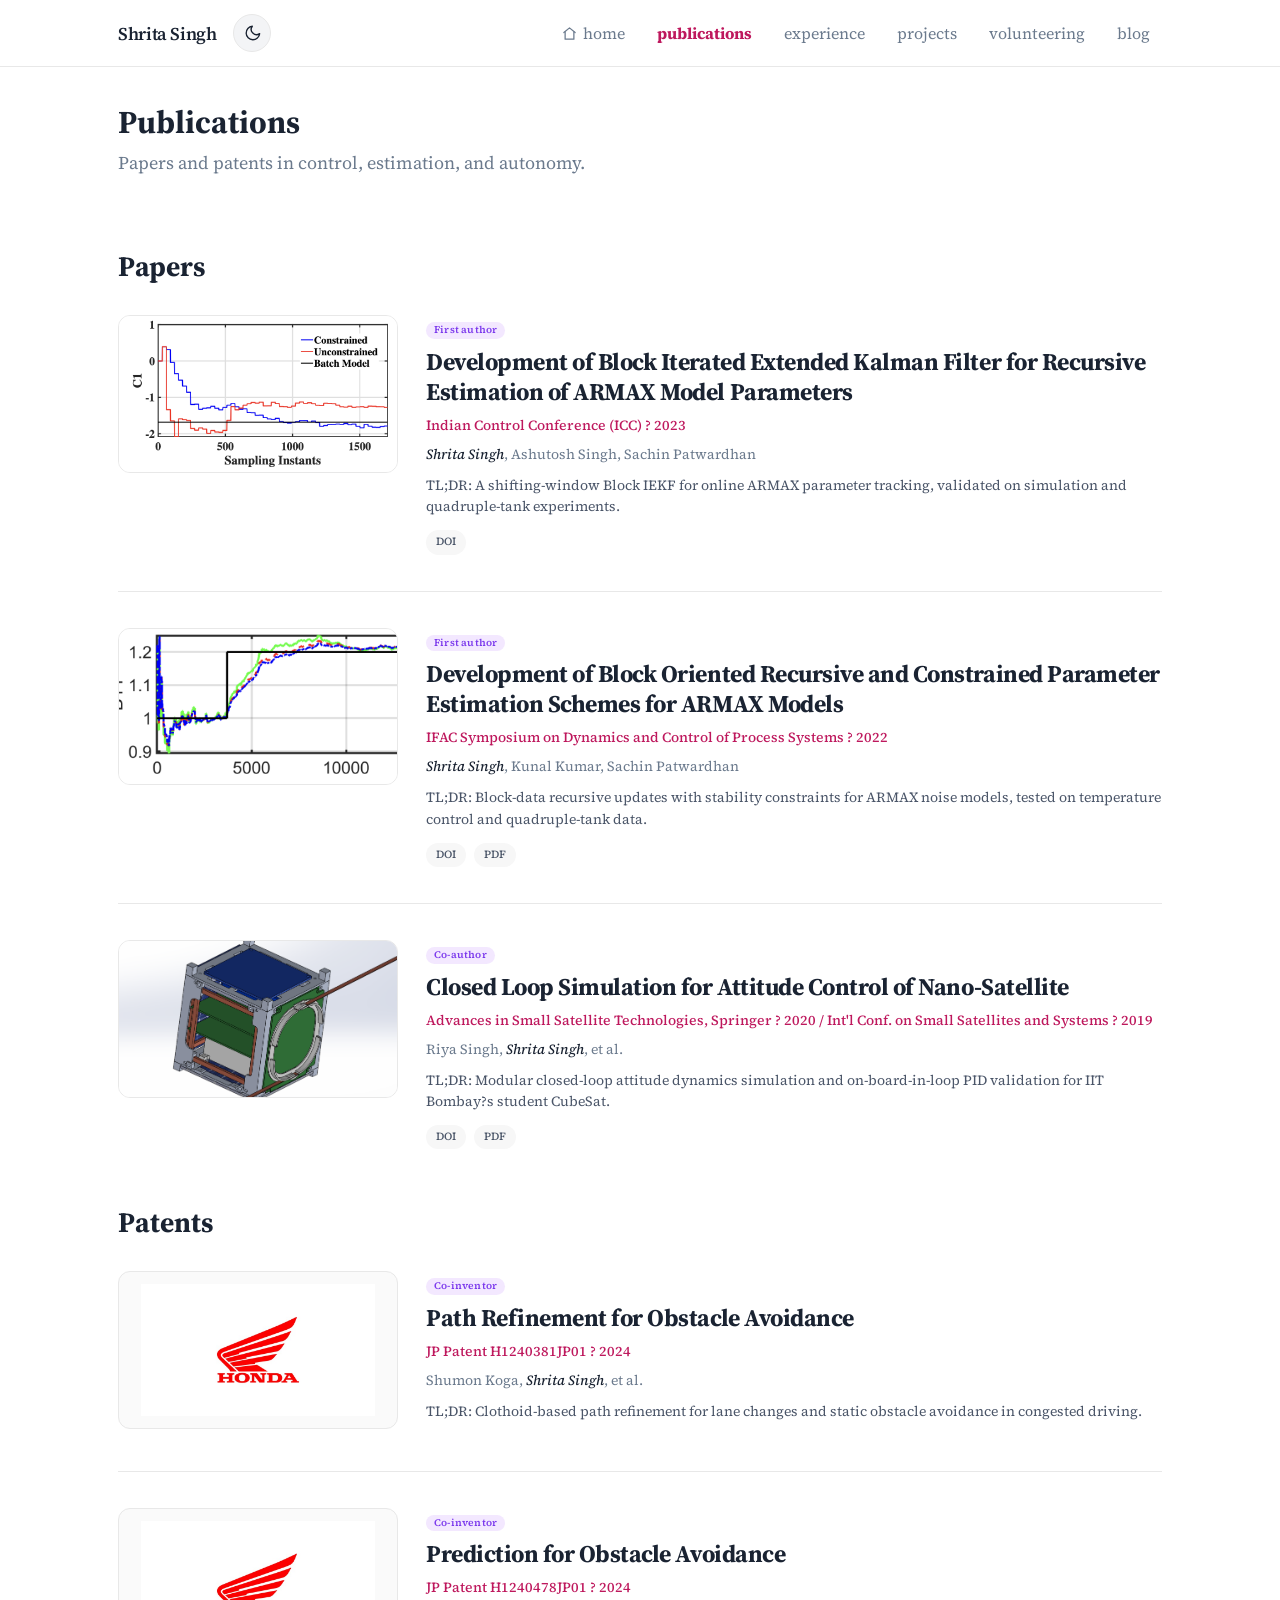
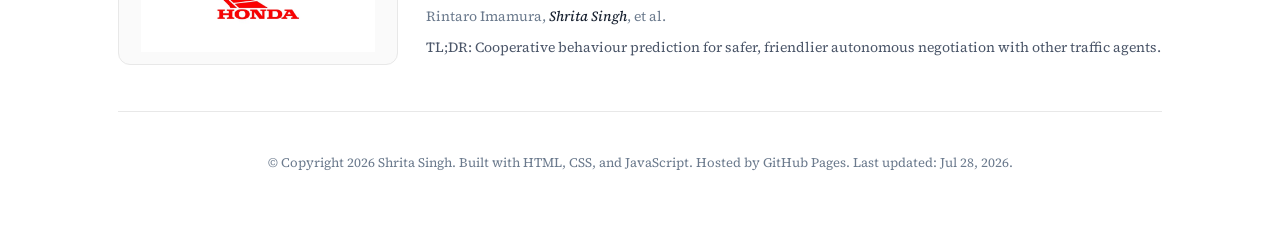
<file: publications.html>
<!DOCTYPE html>
<html lang="en">
<head>
<meta charset="UTF-8">
<meta name="viewport" content="width=device-width, initial-scale=1.0">
<title>Publications ? Shrita Singh</title>
<meta name="description" content="Publications and patents by Shrita Singh.">
<link rel="preconnect" href="https://fonts.googleapis.com">
<link rel="preconnect" href="https://fonts.gstatic.com" crossorigin>
<link href="https://fonts.googleapis.com/css2?family=Source+Serif+4:ital,opsz,wght@0,8..60,400;0,8..60,500;0,8..60,600;0,8..60,700;0,8..60,800;1,8..60,400&family=Noto+Serif:ital,wght@0,400;0,600;1,400&family=Roboto+Mono:wght@400;500&display=swap" rel="stylesheet">
<script>
(() => {
  const saved = localStorage.getItem('theme');
  const systemDark = window.matchMedia && window.matchMedia('(prefers-color-scheme: dark)').matches;
  const theme = saved || (systemDark ? 'dark' : 'light');
  document.documentElement.setAttribute('data-theme', theme);
})();
</script>
<link rel="stylesheet" href="assets/css/site.css?v=20260731">
</head>
<body>

<header class="nav">
  <div class="nav-inner">
    <a class="nav-name" href="index.html">Shrita Singh</a>
    <button class="nav-toggle" id="navToggle" aria-label="Toggle menu" aria-expanded="false">
      <span></span><span></span><span></span>
    </button>
        <button class="theme-toggle" id="themeToggle" type="button" aria-label="Toggle dark mode" aria-pressed="false">
      <svg class="theme-icon" viewBox="0 0 24 24" fill="none" stroke="currentColor" stroke-width="1.8" stroke-linecap="round" stroke-linejoin="round" aria-hidden="true"></svg>
    </button>
    <ul class="nav-links" id="navLinks">
      <li><a href="index.html"><svg class="nav-home-icon" width="15" height="15" viewBox="0 0 24 24" aria-hidden="true"><path class="home-icon-fill" fill="currentColor" d="M12 3 3 10.5V21h6.25v-5.75h5.5V21H21V10.5L12 3Z"/><g class="home-icon-outline" fill="none" stroke="currentColor" stroke-width="2" stroke-linecap="round" stroke-linejoin="round"><path d="M3 10.5L12 3l9 7.5"/><path d="M5 9.5V21h14V9.5"/></g></svg> home</a></li>
      <li><a class="active" href="publications.html">publications</a></li>
      <li><a href="experience.html">experience</a></li>
      <li><a href="projects.html">projects</a></li>
      <li><a href="volunteering.html">volunteering</a></li>
      <li><a href="blog.html">blog</a></li>
    </ul>
  </div>
</header>

<div class="wrap">
  <h1 class="page-title">Publications</h1>
  <p class="page-lead">Papers and patents in control, estimation, and autonomy.</p>

  <section>
    <div class="section-head">
      <h2 class="section-title">Papers</h2>
    </div>
    <div class="pub-tiles">
      <article class="pub-tile">
        <img class="pub-thumb cover" src="assets/img/ethpdf/p12_img02.png" alt="ARMAX estimation result plot from interview PDF">
        <div>
          <span class="pub-badge">First author</span>
          <h3>Development of Block Iterated Extended Kalman Filter for Recursive Estimation of ARMAX Model Parameters</h3>
          <p class="pub-venue">Indian Control Conference (ICC) ? 2023</p>
          <p class="pub-authors"><span class="me">Shrita Singh</span>, Ashutosh Singh, Sachin Patwardhan</p>
          <p class="pub-tldr">TL;DR: A shifting-window Block IEKF for online ARMAX parameter tracking, validated on simulation and quadruple-tank experiments.</p>
          <div class="pub-links">
            <a href="https://doi.org/10.1109/icc61519.2023.10442563" target="_blank" rel="noopener">DOI</a>
          </div>
        </div>
      </article>
      <article class="pub-tile">
        <img class="pub-thumb cover" src="assets/img/ethpdf/p12_img01.png" alt="ARMAX model update result plot from interview PDF">
        <div>
          <span class="pub-badge">First author</span>
          <h3>Development of Block Oriented Recursive and Constrained Parameter Estimation Schemes for ARMAX Models</h3>
          <p class="pub-venue">IFAC Symposium on Dynamics and Control of Process Systems ? 2022</p>
          <p class="pub-authors"><span class="me">Shrita Singh</span>, Kunal Kumar, Sachin Patwardhan</p>
          <p class="pub-tldr">TL;DR: Block-data recursive updates with stability constraints for ARMAX noise models, tested on temperature control and quadruple-tank data.</p>
          <div class="pub-links">
            <a href="https://doi.org/10.1016/j.ifacol.2022.07.414" target="_blank" rel="noopener">DOI</a>
            <a href="https://skoge.folk.ntnu.no/prost/proceedings/dycops-2022/files/0100.pdf" target="_blank" rel="noopener">PDF</a>
          </div>
        </div>
      </article>
      <article class="pub-tile">
        <img class="pub-thumb cover" src="assets/img/pubs/advitiy.png" alt="Satellite trajectory figure from interview PDF">
        <div>
          <span class="pub-badge">Co-author</span>
          <h3>Closed Loop Simulation for Attitude Control of Nano-Satellite</h3>
          <p class="pub-venue">Advances in Small Satellite Technologies, Springer ? 2020 / Int'l Conf. on Small Satellites and Systems ? 2019</p>
          <p class="pub-authors">Riya Singh, <span class="me">Shrita Singh</span>, et al.</p>
          <p class="pub-tldr">TL;DR: Modular closed-loop attitude dynamics simulation and on-board-in-loop PID validation for IIT Bombay?s student CubeSat.</p>
          <div class="pub-links">
            <a href="https://doi.org/10.1007/978-981-15-1724-2_9" target="_blank" rel="noopener">DOI</a>
            <a href="https://link.springer.com/content/pdf/10.1007%2F978-981-15-1724-2_9.pdf" target="_blank" rel="noopener">PDF</a>
          </div>
        </div>
      </article>
    </div>
  </section>

  <section>
    <div class="section-head">
      <h2 class="section-title">Patents</h2>
    </div>
    <div class="pub-tiles">
      <article class="pub-tile">
        <img class="pub-thumb" src="assets/img/work/honda-tile.jpg" alt="Honda">
        <div>
          <span class="pub-badge">Co-inventor</span>
          <h3>Path Refinement for Obstacle Avoidance</h3>
          <p class="pub-venue">JP Patent H1240381JP01 ? 2024</p>
          <p class="pub-authors">Shumon Koga, <span class="me">Shrita Singh</span>, et al.</p>
          <p class="pub-tldr">TL;DR: Clothoid-based path refinement for lane changes and static obstacle avoidance in congested driving.</p>
        </div>
      </article>
      <article class="pub-tile">
        <img class="pub-thumb" src="assets/img/work/honda-tile.jpg" alt="Honda">
        <div>
          <span class="pub-badge">Co-inventor</span>
          <h3>Prediction for Obstacle Avoidance</h3>
          <p class="pub-venue">JP Patent H1240478JP01 ? 2024</p>
          <p class="pub-authors">Rintaro Imamura, <span class="me">Shrita Singh</span>, et al.</p>
          <p class="pub-tldr">TL;DR: Cooperative behaviour prediction for safer, friendlier autonomous negotiation with other traffic agents.</p>
        </div>
      </article>
    </div>
  </section>

  <footer>
    <p>
      &copy; Copyright 2026 Shrita Singh. Built with HTML, CSS, and JavaScript. Hosted by GitHub Pages. Last updated: Jul 28, 2026.
    </p>
  </footer>
</div>

<script src="assets/js/nav.js?v=20260731"></script>
</body>
</html>
</file>
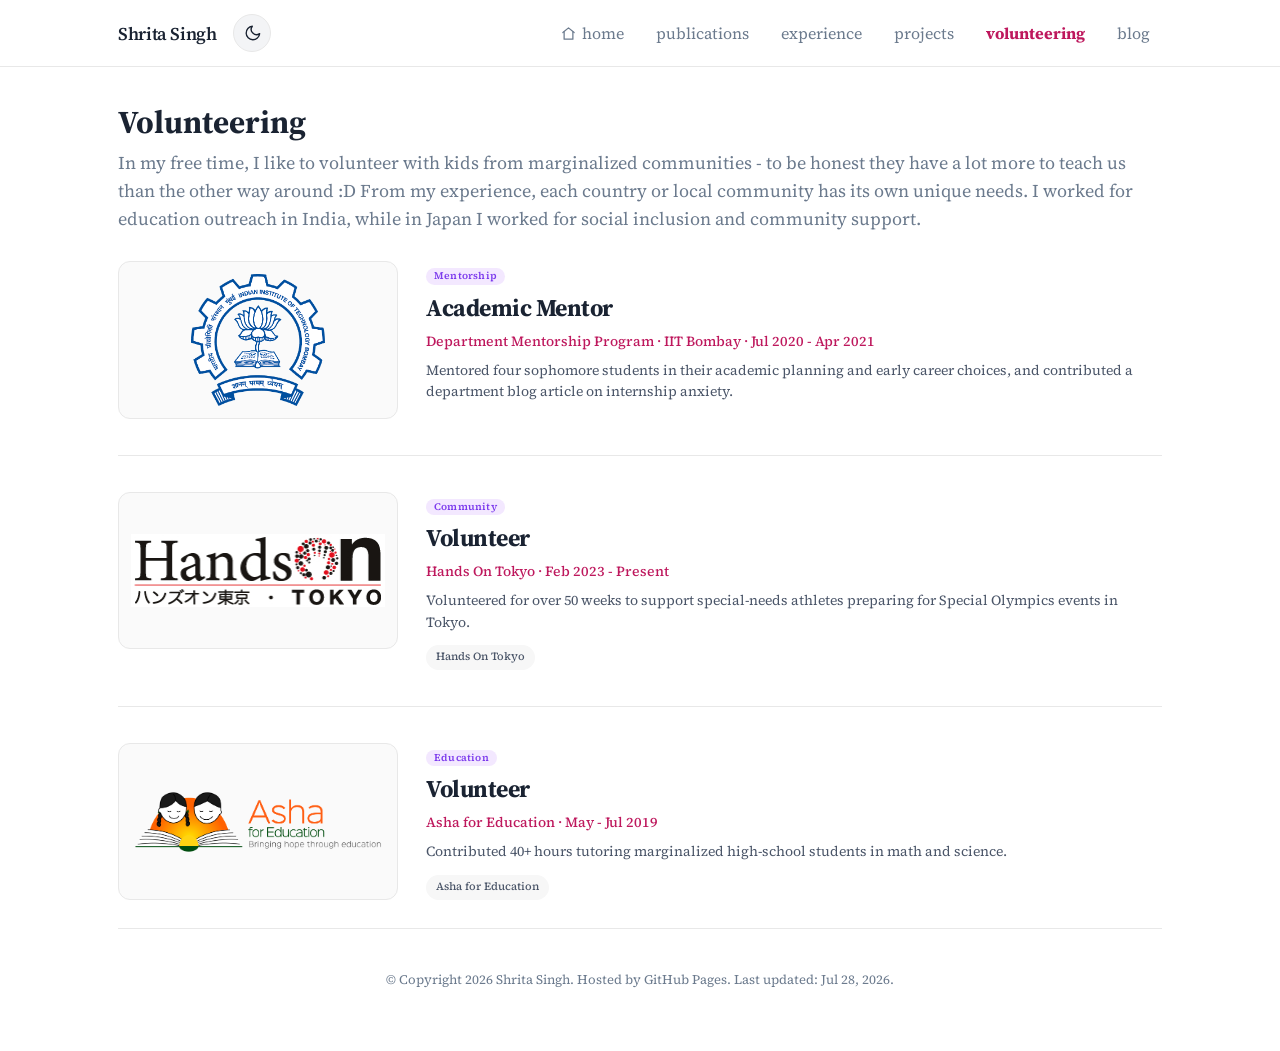
<file: volunteering.html>
<!DOCTYPE html>
<html lang="en">
<head>
<meta charset="UTF-8">
<meta name="viewport" content="width=device-width, initial-scale=1.0">
<title>Volunteering · Shrita Singh</title>
<meta name="description" content="Volunteering and mentoring by Shrita Singh.">
<link rel="preconnect" href="https://fonts.googleapis.com">
<link rel="preconnect" href="https://fonts.gstatic.com" crossorigin>
<link href="https://fonts.googleapis.com/css2?family=Source+Serif+4:ital,opsz,wght@0,8..60,400;0,8..60,500;0,8..60,600;0,8..60,700;0,8..60,800;1,8..60,400&family=Noto+Serif:ital,wght@0,400;0,600;1,400&family=Roboto+Mono:wght@400;500&display=swap" rel="stylesheet">
<script>
(() => {
  const saved = localStorage.getItem('theme');
  const systemDark = window.matchMedia && window.matchMedia('(prefers-color-scheme: dark)').matches;
  const theme = saved || (systemDark ? 'dark' : 'light');
  document.documentElement.setAttribute('data-theme', theme);
})();
</script>
<link rel="stylesheet" href="assets/css/site.css?v=20260731">
</head>
<body>

<header class="nav">
  <div class="nav-inner">
    <a class="nav-name" href="index.html">Shrita Singh</a>
    <button class="nav-toggle" id="navToggle" aria-label="Toggle menu" aria-expanded="false">
      <span></span><span></span><span></span>
    </button>
        <button class="theme-toggle" id="themeToggle" type="button" aria-label="Toggle dark mode" aria-pressed="false">
      <svg class="theme-icon" viewBox="0 0 24 24" fill="none" stroke="currentColor" stroke-width="1.8" stroke-linecap="round" stroke-linejoin="round" aria-hidden="true"></svg>
    </button>
    <ul class="nav-links" id="navLinks">
      <li><a href="index.html"><svg class="nav-home-icon" width="15" height="15" viewBox="0 0 24 24" aria-hidden="true"><path class="home-icon-fill" fill="currentColor" d="M12 3 3 10.5V21h6.25v-5.75h5.5V21H21V10.5L12 3Z"/><g class="home-icon-outline" fill="none" stroke="currentColor" stroke-width="2" stroke-linecap="round" stroke-linejoin="round"><path d="M3 10.5L12 3l9 7.5"/><path d="M5 9.5V21h14V9.5"/></g></svg> home</a></li>
      <li><a href="publications.html">publications</a></li>
      <li><a href="experience.html">experience</a></li>
      <li><a href="projects.html">projects</a></li>
      <li><a class="active" href="volunteering.html">volunteering</a></li>
      <li><a href="blog.html">blog</a></li>
    </ul>
  </div>
</header>

<div class="wrap">
  <h1 class="page-title">Volunteering</h1>
  <p class="page-lead">In my free time, I like to volunteer with kids from marginalized communities - to be honest they have a lot
    more to teach us than the other way around :D From my experience, each country or local community has its own unique needs. 
    I worked for education outreach in India, while in Japan I worked for social inclusion and community support. </p>

  <div class="pub-tiles">
    <article class="pub-tile">
      <img class="pub-thumb" src="assets/img/volunteer/iitb-logo.png" alt="IIT Bombay logo">
      <div>
        <span class="pub-badge">Mentorship</span>
        <h3>Academic Mentor</h3>
        <p class="pub-venue">Department Mentorship Program · IIT Bombay · Jul 2020 - Apr 2021</p>
        <p class="pub-tldr">Mentored four sophomore students in their academic planning and early career choices, and contributed a department blog article on internship anxiety.</p>
      </div>
    </article>

    <article class="pub-tile">
      <img class="pub-thumb" src="assets/img/volunteer/hands-on-tokyo.jpg" alt="Hands On Tokyo logo">
      <div>
        <span class="pub-badge">Community</span>
        <h3>Volunteer</h3>
        <p class="pub-venue">Hands On Tokyo · Feb 2023 - Present</p>
        <p class="pub-tldr">Volunteered for over 50 weeks to support special-needs athletes preparing for Special Olympics events in Tokyo. 
        </p>
        <div class="pub-links">
          <a href="https://www.handsontokyo.org/" target="_blank" rel="noopener">Hands On Tokyo</a>
        </div>
      </div>
    </article>

    <article class="pub-tile">
      <img class="pub-thumb" src="assets/img/volunteer/asha-logo.png" alt="Asha for Education logo">
      <div>
        <span class="pub-badge">Education</span>
        <h3>Volunteer</h3>
        <p class="pub-venue">Asha for Education · May - Jul 2019</p>
        <p class="pub-tldr">Contributed 40+ hours tutoring marginalized high-school students in math and science.</p>
        <div class="pub-links">
          <a href="https://ashanet.org/" target="_blank" rel="noopener">Asha for Education</a>
        </div>
      </div>
    </article>
  </div>

  <footer>
    <p>
      &copy; Copyright 2026 Shrita Singh. Hosted by GitHub Pages. Last updated: Jul 28, 2026.
    </p>
  </footer>
</div>

<script src="assets/js/nav.js?v=20260731"></script>
</body>
</html>
</file>
<file: assets/css/site.css>
:root{
  --bg:#ffffff;
  --text:#1a2332;
  --muted:#6b7a8d;
  --line:#e8e8e8;
  --blue:#2563eb;
  --purple:#7c3aed;
  --violet:#a855f7;
  --pink:#be185d;
  --accent:#7c3aed;
  --accent-soft:#f3e8ff;
  --serif:"Source Serif 4", "Noto Serif", Georgia, serif;
  --sans:"Source Serif 4", "Noto Serif", Georgia, serif;
  --mono:"Roboto Mono", ui-monospace, monospace;
  --maxw:1100px;
}

[data-theme="dark"]{
  --bg:#0b1020;
  --text:#eef2ff;
  --muted:#b8c0d9;
  --line:#25304a;
  --accent:#a78bfa;
  --accent-soft:#241b46;
}

*{box-sizing:border-box;}
html{scroll-behavior:smooth;}
body{
  margin:0;
  background:var(--bg);
  color:var(--text);
  font-family:var(--sans);
  font-weight:400;
  font-size:16px;
  line-height:1.5;
  -webkit-font-smoothing:antialiased;
}

a{color:var(--accent); text-decoration:none;}
a:hover{text-decoration:underline;}
a:focus-visible, button:focus-visible{outline:2px solid var(--accent); outline-offset:2px;}

.wrap{max-width:var(--maxw); margin:0 auto; padding:0 28px;}

/* ---------- Nav ---------- */
header.nav{
  background:var(--bg);
  border-bottom:1px solid var(--line);
  position:sticky; top:0; z-index:20;
}
.nav-inner{
  max-width:var(--maxw); margin:0 auto; padding:14px 28px;
  display:flex; align-items:center; justify-content:space-between; gap:16px;
  position:relative;
}
.nav-name{
  font-weight:600; font-size:18px; letter-spacing:-0.02em;
  color:var(--text); white-space:nowrap;
}
.nav-name-home{
  visibility:hidden;
  pointer-events:none;
  min-width:0;
  width:0;
  overflow:hidden;
}
/* Home: keep theme button in header, aligned slightly left of the hero name */
body.page-home .theme-toggle{
  position:absolute;
  left:20px;
  top:50%;
  transform:translateY(-50%);
  margin:0;
  z-index:2;
}
.nav-links{
  display:flex; flex-wrap:wrap; gap:8px 8px; list-style:none;
  margin:0; padding:0; justify-content:flex-end;
  margin-left:auto;
}
.nav-links a{
  color:var(--muted); font-size:16px; font-weight:400;
  letter-spacing:normal;
  padding:6px 12px; border-radius:999px;
  display:inline-flex; align-items:center; gap:6px;
}
.nav-links a:hover{
  color:var(--pink);
  text-decoration:none;
}
.nav-links a.active{
  color:var(--pink);
  background:transparent;
  text-decoration:none;
  font-weight:700;
  box-shadow:none;
}
.nav-home-icon{
  display:inline-block;
  flex-shrink:0;
  vertical-align:middle;
}
.nav-home-icon .home-icon-fill{display:none;}
.nav-links a.active .nav-home-icon .home-icon-fill{display:block;}
.nav-links a.active .nav-home-icon .home-icon-outline{display:none;}
.nav-toggle{display:none; background:none; border:none; cursor:pointer; padding:4px;}
.nav-toggle span{display:block; width:20px; height:2px; background:var(--text); margin:4px 0;}

.theme-toggle{
  border:1px solid var(--line);
  background:#f3f4f6;
  color:var(--text);
  border-radius:999px;
  width:38px;
  height:38px;
  padding:0;
  margin:0;
  font:inherit;
  line-height:0;
  cursor:pointer;
  display:inline-flex;
  align-items:center;
  justify-content:center;
  overflow:hidden;
  transition:background 0.2s ease, border-color 0.2s ease, color 0.2s ease;
}
.theme-toggle:hover{color:var(--text);}
.theme-toggle .theme-icon{
  width:18px;
  height:18px;
  display:block;
  flex:0 0 18px;
  pointer-events:none;
}
.theme-toggle::before,
.theme-toggle::after{
  content:none !important;
  display:none !important;
}
[data-theme="dark"] body{background:var(--bg); color:var(--text);}
[data-theme="dark"] header.nav{background:rgba(11,16,32,0.92);}
[data-theme="dark"] .nav-links,
[data-theme="dark"] .theme-toggle,
[data-theme="dark"] .contact-row a,
[data-theme="dark"] .pub-thumb,
[data-theme="dark"] .pub-links a,
[data-theme="dark"] .bg-tab,
[data-theme="dark"] .tl-card,
[data-theme="dark"] .v-bar-list .v-item img,
[data-theme="dark"] .cv-frame{
  background:#12182b;
}
[data-theme="dark"] .pub-thumb,
[data-theme="dark"] .cv-frame,
[data-theme="dark"] .tl-card,
[data-theme="dark"] .theme-toggle{border-color:var(--line);}
[data-theme="dark"] .bio p,
[data-theme="dark"] .pub-tldr,
[data-theme="dark"] .project-desc,
[data-theme="dark"] .entry p,
[data-theme="dark"] .tl-org,
[data-theme="dark"] .v-location,
[data-theme="dark"] .page-lead{color:#d6ddf2;}
[data-theme="dark"] .nav-links a{color:var(--muted);}
[data-theme="dark"] .nav-links a:hover,
[data-theme="dark"] .nav-links a.active{color:#ec4899;}
[data-theme="dark"] .contact-row a,
[data-theme="dark"] .pub-links a,
[data-theme="dark"] .theme-toggle{color:#d6ddf2;}
[data-theme="dark"] .tl-logo{background:#12182b;}
[data-theme="dark"] .profile-col > img.profile-photo,
[data-theme="dark"] .profile-col img:first-child{
  border-color:rgba(148,163,184,0.26);
  background:#12182b;
  box-shadow:0 18px 40px rgba(0,0,0,0.38);
}
[data-theme="dark"] footer{color:var(--muted);}


@media (max-width:720px){
  .nav-links{
    position:absolute; top:100%; left:0; right:0;
    flex-direction:column; gap:0;
    background:var(--bg);
    border-bottom:1px solid var(--line);
    max-height:0; overflow:hidden;
    transition:max-height 0.25s ease;
  }
  .nav-links.open{max-height:420px;}
  .nav-links a{display:block; padding:12px 24px; border-radius:0; border-top:1px solid var(--line);}
  .nav-toggle{display:block; margin-left:auto;}
  body.page-home .theme-toggle{
    position:static;
    transform:none;
  }
}

/* ---------- Home hero ---------- */
.hero{padding:40px 0 12px;}
.hero-grid{
  display:grid;
  grid-template-columns:1fr 270px;
  gap:48px;
  align-items:start;
}
h1.name{
  font-family:var(--serif); font-weight:800; font-size:36px;
  margin:0 0 16px; line-height:1.1; letter-spacing:-0.02em;
}
.bio p{margin:0 0 16px; font-size:18px; color:#4a5568; line-height:1.55;}
.bio strong{font-weight:600; color:var(--text);}

.profile-col{text-align:center;}
.profile-col > img.profile-photo,
.profile-col img:first-child{
  width:270px; height:270px; object-fit:cover;
  object-position:center 24%;
  border-radius:50%;
  border:4px solid rgba(255,255,255,0.92);
  display:block; margin:0 auto 10px;
  box-shadow:0 14px 34px rgba(26,35,50,0.16);
  background:#eef2ff;
}
.contact-row{
  display:flex; flex-wrap:nowrap; gap:2px; justify-content:center;
  margin:0;
}
.contact-row a{
  font-size:16px; font-weight:600; color:#4a5568;
  padding:8px 14px; border-radius:999px; background:#f3f4f6;
  border:1px solid #d9dee7;
}
.contact-row a:hover{color:var(--accent); text-decoration:none;}

@media (max-width:760px){
  .hero-grid{grid-template-columns:1fr; gap:24px;}
  .profile-col{order:-1;}
  .profile-col > img.profile-photo,
  .profile-col img:first-child{width:180px; height:180px;}
  h1.name{font-size:30px;}
  .bio p{font-size:16px;}
}

/* ---------- Sections ---------- */
section{padding:40px 0 12px;}
.section-head{
  margin-bottom:28px; padding-bottom:0;
  border-bottom:none;
  display:flex; align-items:baseline; justify-content:space-between; gap:12px;
}
h2.section-title{
  font-family:var(--serif); font-weight:700; font-size:28px; margin:0;
  text-transform:none; letter-spacing:normal; color:var(--text);
}
.section-link{font-size:14px; white-space:nowrap;}
.page-title{
  font-family:var(--serif); font-weight:700; font-size:32px;
  margin:36px 0 8px; line-height:1.2;
}
.page-lead{color:var(--muted); font-size:18px; margin:0 0 28px; line-height:1.55;}

/* ---------- Publication / experience tiles ---------- */
.pub-tiles{display:flex; flex-direction:column; gap:36px;}
.pub-tile{
  display:grid;
  grid-template-columns:280px 1fr;
  gap:28px;
  align-items:start;
  padding-bottom:36px;
  border-bottom:1px solid var(--line);
}
.pub-tile:last-child{border-bottom:none; padding-bottom:0;}
.pub-thumb{
  width:100%;
  aspect-ratio:16/9;
  object-fit:contain;
  object-position:center;
  border-radius:12px;
  border:1px solid var(--line);
  background:#fafafa;
  display:block;
  padding:12px;
}
.pub-thumb.cover{object-fit:cover; padding:0;}
.pub-badge{
  display:inline-block;
  font-size:10px; font-weight:600;
  letter-spacing:0.02em;
  color:var(--purple);
  background:var(--accent-soft);
  padding:2px 8px;
  border-radius:999px;
  margin:0 0 8px;
  line-height:1.25;
}
.pub-tile h3{
  font-family:var(--serif);
  font-size:24px;
  font-weight:700;
  line-height:1.25;
  letter-spacing:-0.02em;
  margin:0 0 8px;
  color:var(--text);
}
.pub-tile h3 a{color:inherit;}
.pub-tile h3 a:hover{color:var(--accent); text-decoration:none;}
.pub-venue{
  font-family:var(--serif);
  font-size:14px;
  font-weight:500;
  color:var(--pink);
  margin:0 0 8px;
}
.pub-authors{
  font-size:14px;
  color:var(--muted);
  margin:0 0 10px;
  line-height:1.5;
}
.pub-authors .me{font-style:italic; color:var(--text); font-weight:500;}
.pub-tldr{
  font-size:14px;
  color:#4a5568;
  margin:0 0 12px;
  line-height:1.55;
}
.pub-links{display:flex; flex-wrap:wrap; gap:8px;}
.pub-links a{
  font-size:11px; font-weight:500; color:#4a5568;
  padding:4px 10px; border-radius:999px; background:#f7f7f7;
}
.pub-links a:hover{color:var(--accent); text-decoration:none;}

@media (max-width:760px){
  .pub-tile{grid-template-columns:1fr; gap:14px;}
  .pub-tile h3{font-size:20px;}
}

/* ---------- Projects ---------- */
.project-list{display:flex; flex-direction:column; gap:22px;}
.project{padding-bottom:22px; border-bottom:1px solid var(--line);}
.project:last-child{border:none; padding-bottom:0;}
.project-title{font-weight:600; font-size:15px; margin:0 0 3px;}
.project-meta{font-size:12px; color:var(--accent); margin-bottom:7px;}
.project-desc{font-size:14px; color:#4a5568; margin:0; line-height:1.55;}
.note-inline{font-size:14px; color:var(--muted); margin:10px 0 0;}

/* ---------- Background toggle + timeline ---------- */
.bg-toggle{
  display:flex; flex-wrap:wrap; gap:10px; margin:0 0 28px;
}
.bg-tab{
  font-family:var(--sans); font-size:14px; font-weight:500;
  padding:8px 16px; border-radius:999px; cursor:pointer;
  border:1px solid var(--line);
  background:#f7f7f7; color:var(--muted);
  transition:background 0.2s, color 0.2s, border-color 0.2s, box-shadow 0.2s;
}
.bg-tab:hover{color:var(--text); border-color:#ccc;}
.bg-tab.active{
  background:transparent;
  color:var(--pink);
  border-color:transparent;
  font-weight:700;
  box-shadow:none;
}

.bg-panel{display:none;}
.bg-panel.active{display:block;}

.tl{
  width:100%;
  margin:18px 0 8px;
}
.tl-stage{
  position:relative;
}
.tl-row-top,
.tl-row-bottom{
  position:relative;
  min-height:132px;
}
.tl-axis-row{
  position:relative;
  height:52px;
  margin:16px 0;
}
.tl-years{
  position:absolute;
  inset:0;
  pointer-events:none;
}
.tl-year{
  position:absolute;
  top:0;
  transform:translateX(-50%);
  font-size:11px;
  font-weight:500;
  color:#8b95a5;
  white-space:nowrap;
}
.tl-year::after{
  content:"";
  position:absolute;
  left:50%;
  top:18px;
  width:1px;
  height:10px;
  background:rgba(148,163,184,0.45);
  transform:translateX(-50%);
}
.tl-axis-line{
  position:absolute;
  left:0;
  right:0;
  top:50%;
  height:2px;
  background:rgba(203,213,225,0.85);
  transform:translateY(-50%);
  z-index:0;
}
.tl-bars{
  position:absolute;
  inset:0;
  z-index:1;
  pointer-events:none;
}
.tl-bar{
  position:absolute;
  top:50%;
  height:8px;
  min-width:6px;
  border-radius:999px;
  transform:translateY(-50%);
}
.tl-connectors{
  position:absolute;
  left:0;
  top:0;
  width:100%;
  height:100%;
  pointer-events:none;
  z-index:0;
  display:none;
}
.tl-item{
  position:absolute;
  width:232px;
  left:0;
  transform:translateX(-50%);
  z-index:2;
}
.tl-row-top .tl-item{bottom:0;}
.tl-row-bottom .tl-item{top:0;}
.tl-item::after{
  content:"";
  position:absolute;
  left:50%;
  width:2px;
  transform:translateX(-50%);
  background:repeating-linear-gradient(
    to bottom,
    rgba(148,163,184,0.7) 0 5px,
    transparent 5px 9px
  );
}
.tl-row-top .tl-item::after{
  top:100%;
  height:42px;
}
.tl-row-bottom .tl-item::after{
  bottom:100%;
  height:42px;
}
.tl-card-head{
  display:grid;
  grid-template-columns:40px 1fr;
  gap:12px;
  align-items:start;
}
.tl-logo{
  width:40px;
  height:40px;
  border-radius:10px;
  background:#fff;
  border:2px solid var(--purple);
  object-fit:contain;
  padding:3px;
  box-shadow:0 2px 10px rgba(26,35,50,0.08);
}
.tl-card{
  background:rgba(251,249,244,0.86);
  border:1px solid rgba(255,255,255,0.8);
  border-top:3px solid var(--purple);
  border-radius:18px;
  padding:14px 14px 12px;
  box-shadow:0 4px 24px rgba(70,55,40,0.08);
  backdrop-filter:blur(8px);
  text-align:left;
}
.tl-copy{min-width:0;}
.tl-date{
  font-family:var(--serif);
  font-size:14px;
  font-weight:400;
  color:#8b95a5;
  margin:0 0 4px;
}
.tl-role{
  font-weight:600;
  font-size:15px;
  margin:0;
  color:var(--text);
  line-height:1.35;
  letter-spacing:-0.02em;
}
.tl-org{
  font-size:14px;
  color:#4a5568;
  margin:4px 0 0;
  line-height:1.35;
}
.tl-loc{
  font-size:12px;
  color:#8b95a5;
  margin:6px 0 0;
  line-height:1.35;
}
[data-theme="dark"] .tl-axis-line{
  background:rgba(255,255,255,0.10);
}
[data-theme="dark"] .tl-year{color:rgba(255,255,255,0.32);}
[data-theme="dark"] .tl-year::after{background:rgba(255,255,255,0.10);}
[data-theme="dark"] .tl-logo{background:#12182b;}
[data-theme="dark"] .tl-card{
  background:rgba(18,24,43,0.92);
  border-color:var(--line);
}

.v-timeline{display:none; flex-direction:column; gap:14px; margin-top:8px;}
.v-bar-list .v-item{
  display:grid; grid-template-columns:40px 120px 1fr; gap:12px;
  align-items:start;
  padding:14px 0 14px 0;
  border-left:none;
}
.v-bar-list .v-item::before{
  content:"";
  grid-column:1 / -1;
  display:block;
  height:2px;
  background:linear-gradient(90deg, var(--bar-color, var(--purple)), transparent);
  margin-bottom:10px;
}
.v-bar-list .v-item img{
  width:40px; height:40px; object-fit:contain;
  border-radius:10px; border:2px solid var(--bar-color, var(--purple));
  background:#fff; padding:3px;
}
.v-date{font-size:14px; color:#8b95a5;}
.v-role{font-weight:600; font-size:15px; margin:0;}
.v-location{color:var(--muted); font-size:12px; margin:4px 0 0; line-height:1.4;}

@media (max-width:900px){
  .tl{display:none;}
  .bg-panel.active .v-timeline{display:flex;}
}

/* ---------- Volunteering / blog ---------- */
.entry{padding:18px 0; border-bottom:1px solid var(--line);}
.entry:last-child{border-bottom:none;}
.entry h3{margin:0 0 4px; font-size:15px; font-weight:600;}
.entry .meta{font-size:12px; color:var(--accent); margin-bottom:6px;}
.entry p{margin:0; font-size:14px; color:#4a5568; line-height:1.55;}

.cv-frame{
  width:100%;
  height:80vh;
  border:1px solid var(--line);
  border-radius:2px;
}
.cv-actions{margin:0 0 16px; display:flex; gap:16px; flex-wrap:wrap;}

.empty-state{
  color:var(--muted); font-size:16px; padding:24px 0 40px;
}

footer{
  padding:28px 0 48px; text-align:center; color:var(--muted); font-size:13px;
  border-top:1px solid var(--line); margin-top:28px;
}
footer .footer-name{font-weight:600; color:var(--text);}
footer .footer-affil{color:var(--muted);}
</file>
